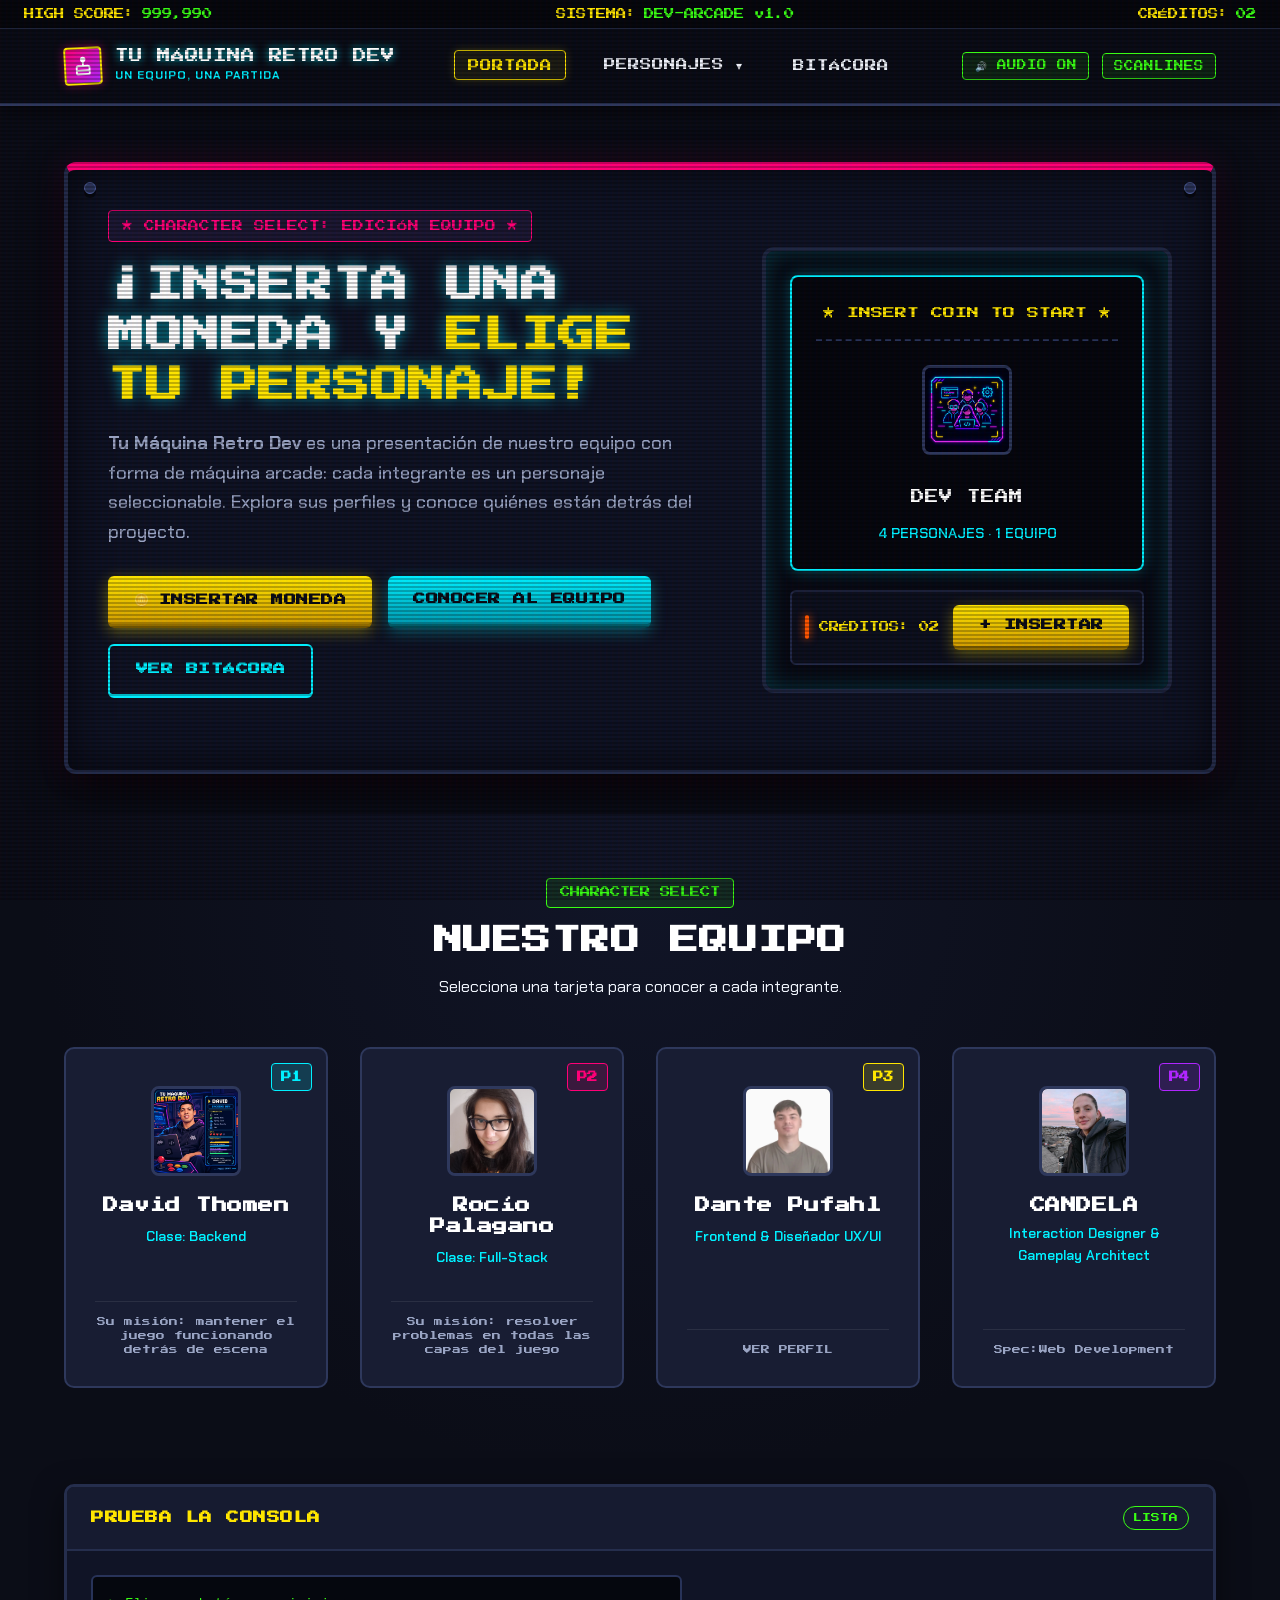
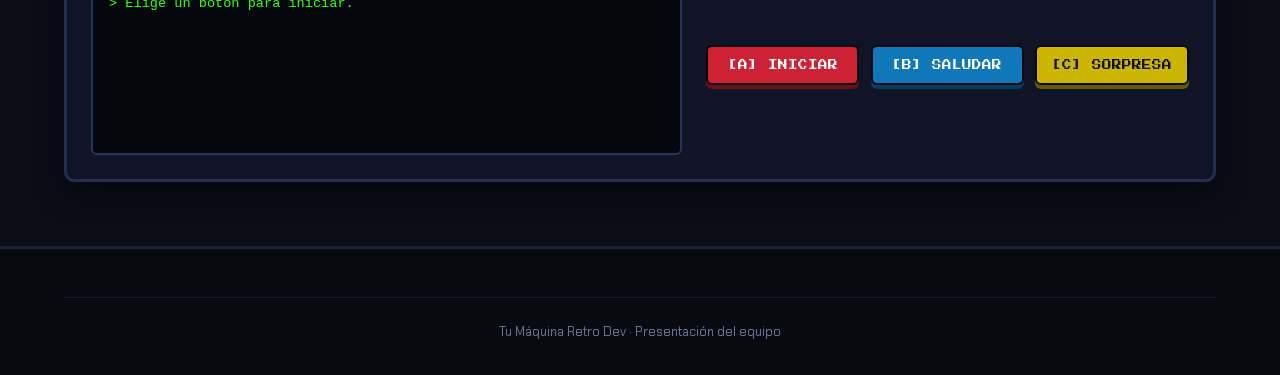
<file: index.html>
<!doctype html>
<html lang="es">

<head>
  <meta charset="UTF-8" />
  <meta name="viewport" content="width=device-width, initial-scale=1.0" />
  <meta name="description" content="Conoce al equipo detrás de Tu Máquina Retro Dev." />
  <title>Tu Máquina Retro Dev — Conoce al equipo</title>
  <link rel="stylesheet" href="css/styles.css" />
  <link rel="stylesheet" href="css/home.css" />
  <link rel="stylesheet" href="css/responsive.css" />
</head>

<body class="scanlines-active">
  <header class="arcade-header">
    <div class="header-top-hud">
      <div class="hud-item"><span>HIGH SCORE:</span><span class="hud-value">999,990</span></div>
      <div class="hud-item"><span>SISTEMA:</span><span class="hud-value">DEV-ARCADE v1.0</span></div>
      <div class="hud-item"><span>CRÉDITOS:</span><span class="hud-value credit-count-val">02</span></div>
    </div>
    <div class="header-main-nav container">
      <a class="brand-logo" href="index.html" aria-label="Tu Máquina Retro Dev, portada">
        <span class="brand-icon" aria-hidden="true">
          <svg viewBox="0 0 24 24">
            <path
              d="M12 2a3 3 0 0 0-3 3c0 1.3.84 2.4 2 2.82V11H7a3 3 0 0 0-3 3v6a2 2 0 0 0 2 2h12a2 2 0 0 0 2-2v-6a3 3 0 0 0-3-3h-4V7.82c1.16-.42 2-1.52 2-2.82a3 3 0 0 0-3-3zm-5 11h10a1 1 0 0 1 1 1v2H6v-2a1 1 0 0 1 1-1zm-1 5h12v2H6v-2z" />
          </svg>
        </span>
        <span class="brand-text">
          <span class="brand-title">TU MÁQUINA RETRO DEV</span>
          <span class="brand-subtitle">Un equipo, una partida</span>
        </span>
      </a>
      <nav aria-label="Navegación principal">
        <button class="mobile-menu-btn" id="btn-mobile-menu" type="button" aria-label="Abrir menú de navegación"
          aria-expanded="false">☰</button>
        <ul class="nav-menu" id="nav-menu-list">
          <li><a href="index.html" class="nav-link active">PORTADA</a></li>
          <li class="nav-dropdown"><button class="nav-link dropdown-toggle" type="button" aria-expanded="false"
              aria-controls="character-menu">PERSONAJES <span aria-hidden="true">▾</span></button>
            <ul class="dropdown-menu" id="character-menu">
              <li><a href="perfil-integrante-1.html" class="nav-link">David</a></li>
              <li><a href="perfil-integrante-2.html" class="nav-link">Rocío</a></li>
              <li><a href="perfil-integrante-3.html" class="nav-link">Dante</a></li>
              <li><a href="perfil-integrante-4.html" class="nav-link">Candela</a></li>
            </ul>
          </li>
          <li><a href="bitacora.html" class="nav-link">BITÁCORA</a></li>
        </ul>
      </nav>
      <div class="header-actions">
        <button class="arcade-tool-btn" id="toggle-sound-btn" type="button" title="Activar o desactivar sonido retro">🔊
          AUDIO ON</button>
        <button class="arcade-tool-btn active" id="toggle-scanlines-btn" type="button"
          title="Activar o desactivar líneas CRT">SCANLINES</button>
      </div>
    </div>
  </header>

  <main>
    <section class="hero-arcade" id="inicio">
      <div class="container">
        <div class="arcade-cabinet-frame">
          <div class="hero-grid">
            <div class="hero-text-content">
              <p class="hero-badge-arcade">★ CHARACTER SELECT: EDICIÓN EQUIPO ★</p>
              <h1 class="hero-title">¡INSERTA UNA MONEDA Y <span>ELIGE TU PERSONAJE!</span></h1>
              <p class="hero-description"><strong>Tu Máquina Retro Dev</strong> es una presentación de nuestro equipo
                con forma de máquina arcade: cada integrante es un personaje seleccionable. Explora sus perfiles y
                conoce quiénes están detrás del proyecto.</p>
              <div class="hero-actions">
                <button class="btn-arcade btn-coin btn-insert-coin" type="button"><span aria-hidden="true">🪙</span>
                  INSERTAR MONEDA</button>
                <a href="#jugadores" class="btn-arcade btn-cyan">CONOCER AL EQUIPO</a>
                <a href="bitacora.html" class="btn-arcade btn-outline">VER BITÁCORA</a>
              </div>
            </div>
            <div class="arcade-screen-mockup" aria-label="Pantalla de selección de personajes">
              <div class="screen-crt-inner">
                <div class="screen-marquee"><span class="marquee-text">★ INSERT COIN TO START ★</span></div>
                <div class="screen-player-preview">
                  <!-- <div class="pixel-avatar-frame" aria-hidden="true">👾</div> -->
                  <div class="profile-avatar-large home-team-avatar">

                    <img src="img/PortadaDevTeam.webp" alt="Foto portada" class="home-team-avatar-image">

                  </div>
                  <div class="preview-name">DEV TEAM</div>
                  <div class="preview-role">4 PERSONAJES · 1 EQUIPO</div>
                </div>
              </div>
              <div class="coin-door">
                <div class="coin-slot">
                  <div class="coin-slit" aria-hidden="true"></div><span class="coin-status-text">CRÉDITOS: <span
                      class="credit-count-val">02</span></span>
                </div><button class="btn-arcade btn-coin btn-insert-coin" type="button">+ INSERTAR</button>
              </div>
            </div>
          </div>
        </div>
      </div>
    </section>

    <section class="section-roster" id="jugadores">
      <div class="container">
        <header class="section-header">
          <span class="section-badge">CHARACTER SELECT</span>
          <h2 class="section-title">NUESTRO EQUIPO</h2>
          <p>Selecciona una tarjeta para conocer a cada integrante.</p>
        </header>
        <div class="roster-grid">
          <a href="perfil-integrante-1.html" class="player-card"><span class="player-tag tag-p1">P1</span>
            <div class="player-avatar-box" aria-hidden="true">
              <img src="img/david retro.webp" alt="Imagen de personaje David Thomen">
            </div>
            <div class="player-info-block">
              <h3 class="player-name">David Thomen</h3>
              <p class="player-role-badge">Clase: Backend</p>
            </div>
            <p class="player-select-label">Su misión: mantener el juego funcionando detrás de escena</p>
          </a>
          <a href="perfil-integrante-2.html" class="player-card"><span class="player-tag tag-p2">P2</span>
            <div class="player-avatar-box" aria-hidden="true">
                <img src="img/Rocio.jpg" alt="Imagen de personaje Rocío Palagano" style="width:100%; height:100%;">
            </div>
            <div class="player-info-block">
              <h3 class="player-name">Rocío Palagano </h3>
              <p class="player-role-badge">Clase: Full-Stack</p>
            </div>
            <p class="player-select-label">Su misión: resolver problemas en todas las capas del juego</p>
          </a>
          <a href="perfil-integrante-3.html" class="player-card"><span class="player-tag tag-p3">P3</span>
            <div class="player-avatar-box" aria-hidden="true"><img src="img/Dante.webp" alt="" /></div>
            <div class="player-info-block">
              <h3 class="player-name">Dante Pufahl</h3>
              <p class="player-role-badge">Frontend &amp; Diseñador UX/UI</p>
            </div>
            <p class="player-select-label">VER PERFIL</p>
          </a>
          <a href="perfil-integrante-4.html" class="player-card"><span class="player-tag tag-p4">P4</span>
            <!-- <div class="player-avatar-box" aria-hidden="true"><svg class="player-avatar-icon" viewBox="0 0 24 24"
                fill="none" stroke="var(--neon-purple)" stroke-width="2">
                <circle cx="12" cy="8" r="5"></circle>
                <path d="M20 21a8 8 0 1 0-16 0"></path>
              </svg></div> -->

            <div class="profile-avatar-large home-team-avatar">

              <img src="img/Candela.jpeg" alt="Foto de Candela" class="home-team-avatar-image">

            </div>
            <div class="player-info-block">
              <h3 class="player-name">CANDELA</h3>
              <p class="player-role-badge">Interaction Designer & Gameplay Architect</p>
            </div>
            <p class="player-select-label">Spec:Web Development </p>
          </a>
        </div>
      </div>
    </section>

    <section class="section-interactive-arcade" id="interaccion">
      <div class="container">
        <div class="arcade-test-station">
          <div class="station-header">
            <h2 class="station-title">PRUEBA LA CONSOLA</h2><span class="station-status-pill">LISTA</span>
          </div>
          <div class="station-body">
            <div class="arcade-console-screen" aria-live="polite">
              <div class="console-output-log" id="arcade-console-log">
                <div class="console-line">> Elige un botón para iniciar.</div>
              </div>
            </div>
            <div class="station-controls">
              <div class="button-grid-arcade"><button class="btn-joystick-action btn-action-a" id="btn-action-a"
                  type="button">[A] INICIAR</button><button class="btn-joystick-action btn-action-b" id="btn-action-b"
                  type="button">[B] SALUDAR</button><button class="btn-joystick-action btn-action-c" id="btn-action-c"
                  type="button">[C] SORPRESA</button></div>
            </div>
          </div>
        </div>
      </div>
    </section>
  </main>

  <footer class="arcade-footer">
    <div class="container">
      <div class="footer-bottom">
        <p>Tu Máquina Retro Dev · Presentación del equipo</p>
      </div>
    </div>
  </footer>
  <script src="js/common.js"></script>
  <script src="js/index.js"></script>
</body>

</html>
</file>
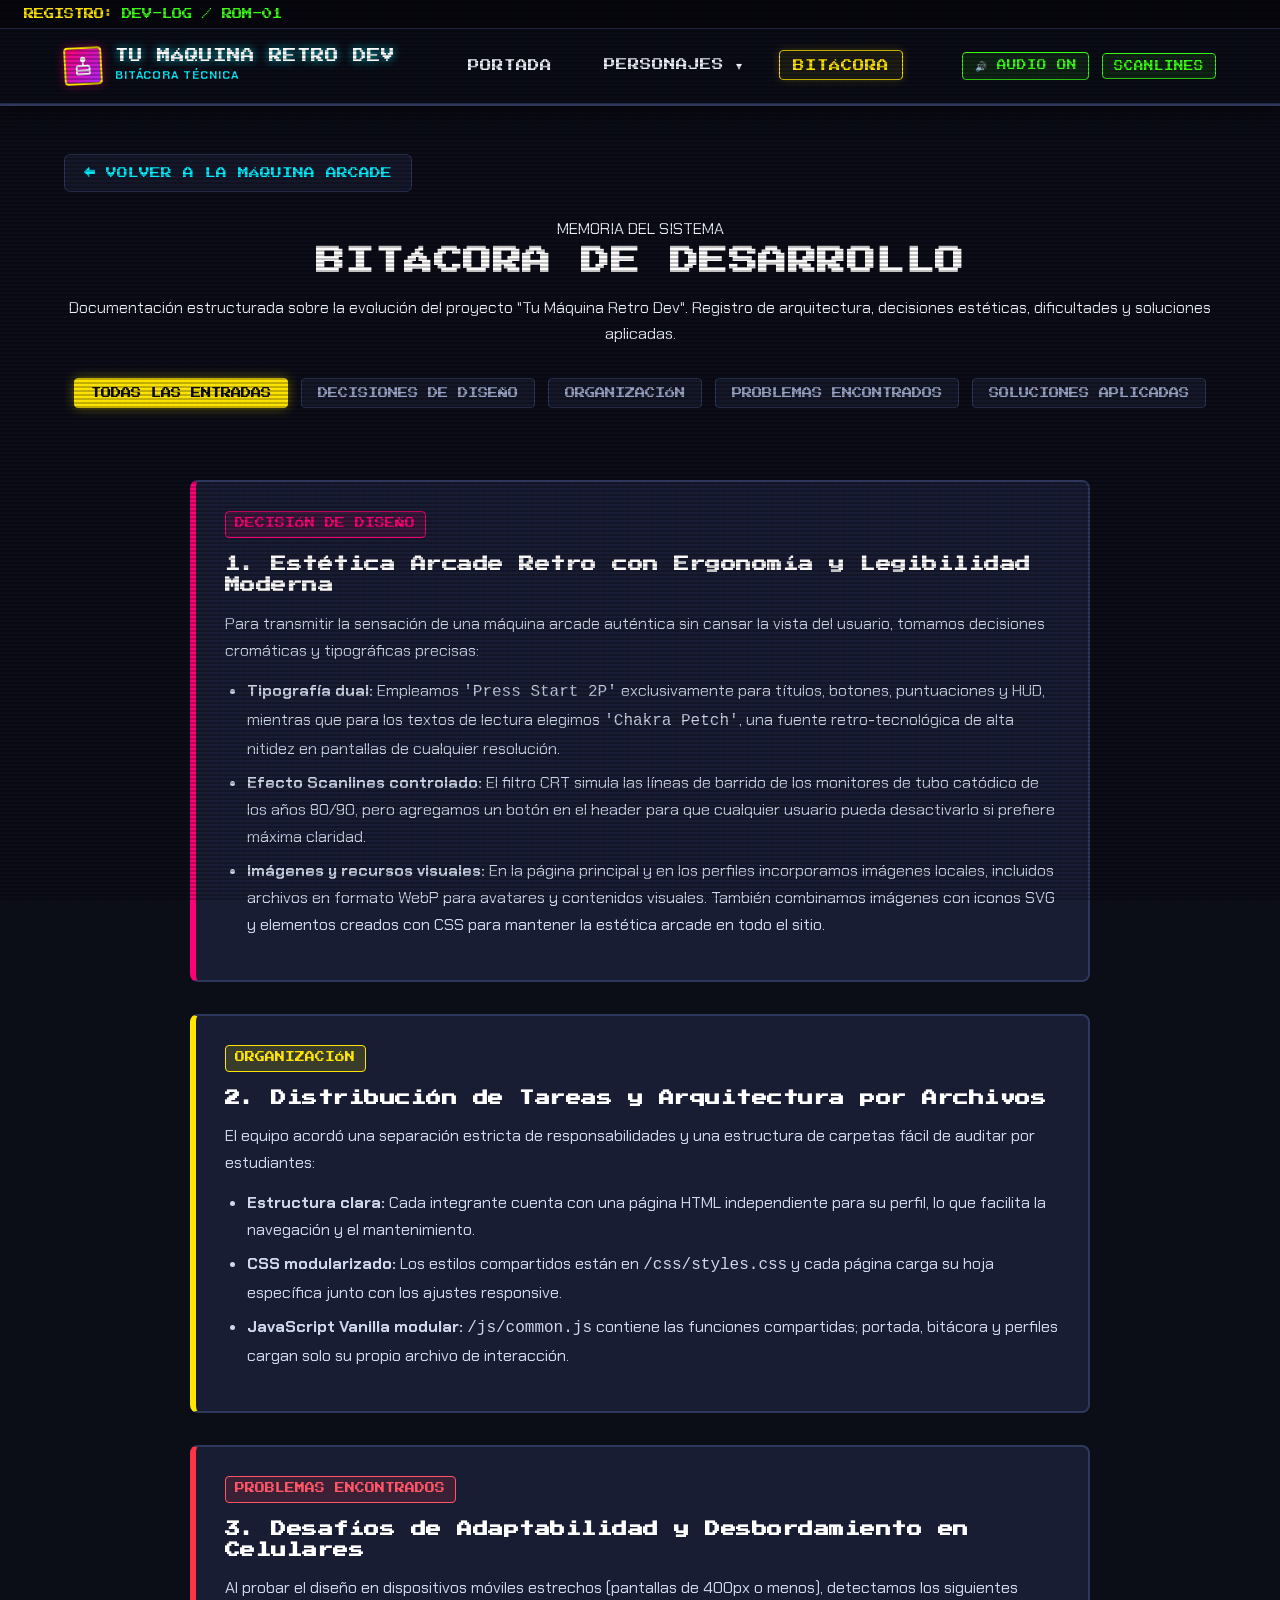
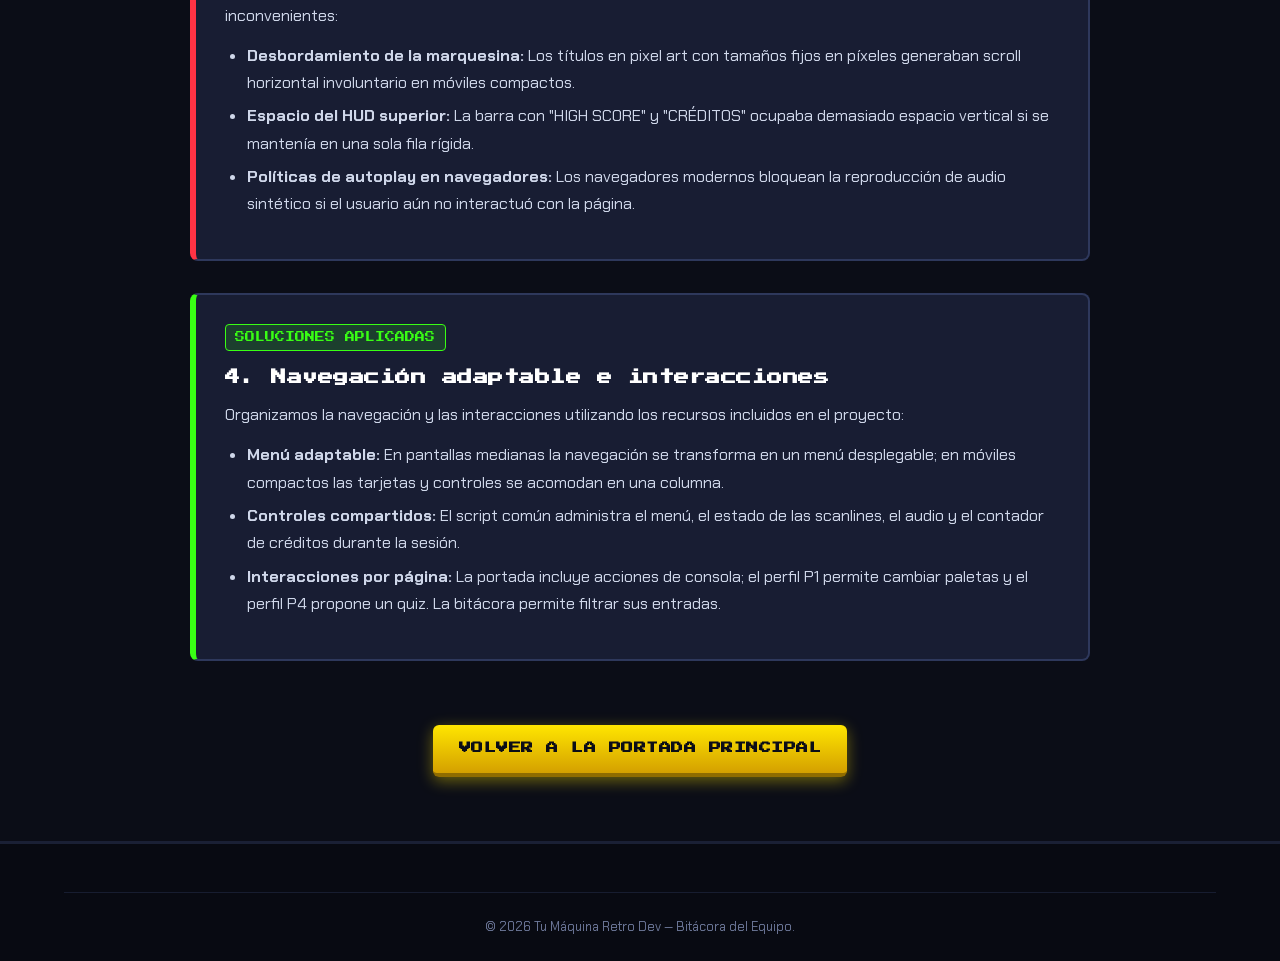
<file: bitacora.html>
<!doctype html>
<html lang="es">

<head>
  <meta charset="UTF-8" />
  <meta name="viewport" content="width=device-width, initial-scale=1.0" />
  <title>Bitácora de Desarrollo — Tu Máquina Retro Dev</title>
  <meta name="description"
    content="Registro y bitácora técnica del proyecto Tu Máquina Retro Dev: Decisiones de diseño, organización, problemas y soluciones." />
  <link rel="stylesheet" href="css/styles.css" />
  <link rel="stylesheet" href="css/bitacora.css" />
  <link rel="stylesheet" href="css/responsive.css" />
</head>

<body class="scanlines-active">
  <!-- HEADER HUD ARCADE -->
  <header class="arcade-header">
    <div class="header-top-hud">
      <div class="hud-item"><span>REGISTRO:</span> <span class="hud-value">DEV-LOG / ROM-01</span></div>
    </div>

    <div class="header-main-nav container">
      <a href="index.html" class="brand-logo" aria-label="Volver a la portada">
        <div class="brand-icon">
          <svg viewBox="0 0 24 24" aria-hidden="true">
            <path
              d="M12 2a3 3 0 0 0-3 3c0 1.3.84 2.4 2 2.82V11H7a3 3 0 0 0-3 3v6a2 2 0 0 0 2 2h12a2 2 0 0 0 2-2v-6a3 3 0 0 0-3-3h-4V7.82c1.16-.42 2-1.52 2-2.82a3 3 0 0 0-3-3zm-5 11h10a1 1 0 0 1 1 1v2H6v-2a1 1 0 0 1 1-1zm-1 5h12v2H6v-2z" />
          </svg>
        </div>
        <div class="brand-text">
          <span class="brand-title">TU MÁQUINA RETRO DEV</span>
          <span class="brand-subtitle">Bitácora Técnica</span>
        </div>
      </a>

      <nav aria-label="Navegación principal">
        <button class="mobile-menu-btn" id="btn-mobile-menu" type="button" aria-label="Abrir menú de navegación"
          aria-expanded="false">☰</button>
        <ul class="nav-menu" id="nav-menu-list">
          <li><a href="index.html" class="nav-link">PORTADA</a></li>
          <li class="nav-dropdown"><button class="nav-link dropdown-toggle" type="button" aria-expanded="false"
              aria-controls="character-menu">PERSONAJES <span aria-hidden="true">▾</span></button>
            <ul class="dropdown-menu" id="character-menu">
              <li><a href="perfil-integrante-1.html" class="nav-link">David</a></li>
              <li><a href="perfil-integrante-2.html" class="nav-link">Rocío</a></li>
              <li><a href="perfil-integrante-3.html" class="nav-link">Dante</a></li>
              <li><a href="perfil-integrante-4.html" class="nav-link">Candela</a></li>
            </ul>
          </li>
          <li><a href="bitacora.html" class="nav-link active">BITÁCORA</a></li>
        </ul>
      </nav>

      <div class="header-actions">
        <button class="arcade-tool-btn" id="toggle-sound-btn">🔊 AUDIO ON</button>
        <button class="arcade-tool-btn active" id="toggle-scanlines-btn">SCANLINES</button>
      </div>
    </div>
  </header>

  <main class="container">
    <div class="bitacora-header">
      <div class="back-navigation back-navigation-left">
        <a href="index.html" class="btn-back">
          ← VOLVER A LA MÁQUINA ARCADE
        </a>
      </div>

      <span class="section-badge">MEMORIA DEL SISTEMA</span>
      <h1 class="section-title">BITÁCORA DE DESARROLLO</h1>
      <p class="section-subtitle">
        Documentación estructurada sobre la evolución del proyecto "Tu Máquina Retro Dev". Registro de arquitectura,
        decisiones estéticas, dificultades y soluciones aplicadas.
      </p>

      <!-- FILTROS POR CATEGORÍA CON JS VANILLA -->
      <div class="bitacora-filters">
        <button class="filter-btn active" data-filter="todos" type="button">TODAS LAS ENTRADAS</button>
        <button class="filter-btn" data-filter="diseno" type="button">DECISIONES DE DISEÑO</button>
        <button class="filter-btn" data-filter="organizacion" type="button">ORGANIZACIÓN</button>
        <button class="filter-btn" data-filter="problemas" type="button">PROBLEMAS ENCONTRADOS</button>
        <button class="filter-btn" data-filter="soluciones" type="button">SOLUCIONES APLICADAS</button>
      </div>
    </div>

    <!-- TIMELINE DE REGISTROS -->
    <section class="bitacora-timeline" aria-label="Entradas de la bitácora">

      <!-- REGISTRO 1: DECISIONES DE DISEÑO -->
      <article class="log-entry category-diseno" id="diseno">
        <div class="log-header">
          <span class="log-tag tag-diseno">Decisión de Diseño</span>
        </div>
        <h2 class="log-title">1. Estética Arcade Retro con Ergonomía y Legibilidad Moderna</h2>
        <div class="log-content">
          <p>
            Para transmitir la sensación de una máquina arcade auténtica sin cansar la vista del usuario, tomamos
            decisiones cromáticas y tipográficas precisas:
          </p>
          <ul>
            <li><strong>Tipografía dual:</strong> Empleamos <code>'Press Start 2P'</code> exclusivamente para títulos,
              botones, puntuaciones y HUD, mientras que para los textos de lectura elegimos <code>'Chakra Petch'</code>,
              una fuente retro-tecnológica de alta nitidez en pantallas de cualquier resolución.</li>
            <li><strong>Efecto Scanlines controlado:</strong> El filtro CRT simula las líneas de barrido de los
              monitores de tubo catódico de los años 80/90, pero agregamos un botón en el header para que cualquier
              usuario pueda desactivarlo si prefiere máxima claridad.</li>
            <li><strong>Imágenes y recursos visuales:</strong> En la página principal y en los perfiles incorporamos
              imágenes locales, incluidos archivos en formato WebP para avatares y contenidos visuales. También
              combinamos imágenes con iconos SVG y elementos creados con CSS para mantener la estética arcade en todo el
              sitio.</li>
          </ul>
        </div>
      </article>

      <!-- REGISTRO 2: ORGANIZACIÓN DEL TRABAJO -->
      <article class="log-entry category-organizacion" id="organizacion">
        <div class="log-header">
          <span class="log-tag tag-organizacion">Organización</span>
        </div>
        <h2 class="log-title">2. Distribución de Tareas y Arquitectura por Archivos</h2>
        <div class="log-content">
          <p>
            El equipo acordó una separación estricta de responsabilidades y una estructura de carpetas fácil de auditar
            por estudiantes:
          </p>
          <ul>
            <li><strong>Estructura clara:</strong> Cada integrante cuenta con una página HTML independiente para su
              perfil, lo que facilita la navegación y el mantenimiento.</li>
            <li><strong>CSS modularizado:</strong> Los estilos compartidos están en <code>/css/styles.css</code> y cada
              página carga su hoja específica junto con los ajustes responsive.</li>
            <li><strong>JavaScript Vanilla modular:</strong> <code>/js/common.js</code> contiene las funciones
              compartidas; portada, bitácora y perfiles cargan solo su propio archivo de interacción.</li>
          </ul>
        </div>
      </article>

      <!-- REGISTRO 3: PROBLEMAS ENCONTRADOS -->
      <article class="log-entry category-problemas" id="problemas">
        <div class="log-header">
          <span class="log-tag tag-problemas">Problemas Encontrados</span>
        </div>
        <h2 class="log-title">3. Desafíos de Adaptabilidad y Desbordamiento en Celulares</h2>
        <div class="log-content">
          <p>
            Al probar el diseño en dispositivos móviles estrechos (pantallas de 400px o menos), detectamos los
            siguientes inconvenientes:
          </p>
          <ul>
            <li><strong>Desbordamiento de la marquesina:</strong> Los títulos en pixel art con tamaños fijos en píxeles
              generaban scroll horizontal involuntario en móviles compactos.</li>
            <li><strong>Espacio del HUD superior:</strong> La barra con "HIGH SCORE" y "CRÉDITOS" ocupaba demasiado
              espacio vertical si se mantenía en una sola fila rígida.</li>
            <li><strong>Políticas de autoplay en navegadores:</strong> Los navegadores modernos bloquean la reproducción
              de audio sintético si el usuario aún no interactuó con la página.</li>
          </ul>
        </div>
      </article>

      <!-- REGISTRO 4: SOLUCIONES APLICADAS -->
      <article class="log-entry category-soluciones" id="soluciones">
        <div class="log-header">
          <span class="log-tag tag-soluciones">Soluciones Aplicadas</span>
        </div>
        <h2 class="log-title">4. Navegación adaptable e interacciones</h2>
        <div class="log-content">
          <p>Organizamos la navegación y las interacciones utilizando los recursos incluidos en el proyecto:</p>
          <ul>
            <li><strong>Menú adaptable:</strong> En pantallas medianas la navegación se transforma en un menú
              desplegable; en móviles compactos las tarjetas y controles se acomodan en una columna.</li>
            <li><strong>Controles compartidos:</strong> El script común administra el menú, el estado de las scanlines,
              el audio y el contador de créditos durante la sesión.</li>
            <li><strong>Interacciones por página:</strong> La portada incluye acciones de consola; el perfil P1 permite
              cambiar paletas y el perfil P4 propone un quiz. La bitácora permite filtrar sus entradas.</li>
          </ul>
        </div>
      </article>

    </section>

    <!-- BOTONES DE RETORNO -->
    <div class="bitacora-return">
      <a href="index.html" class="btn-arcade btn-coin">
        VOLVER A LA PORTADA PRINCIPAL
      </a>
    </div>
  </main>

  <footer class="arcade-footer">
    <div class="container">
      <div class="footer-bottom">
        <p>© 2026 Tu Máquina Retro Dev — Bitácora del Equipo.</p>
      </div>
    </div>
  </footer>

  <script src="js/common.js"></script>
  <script src="js/bitacora.js"></script>
</body>

</html>
</file>
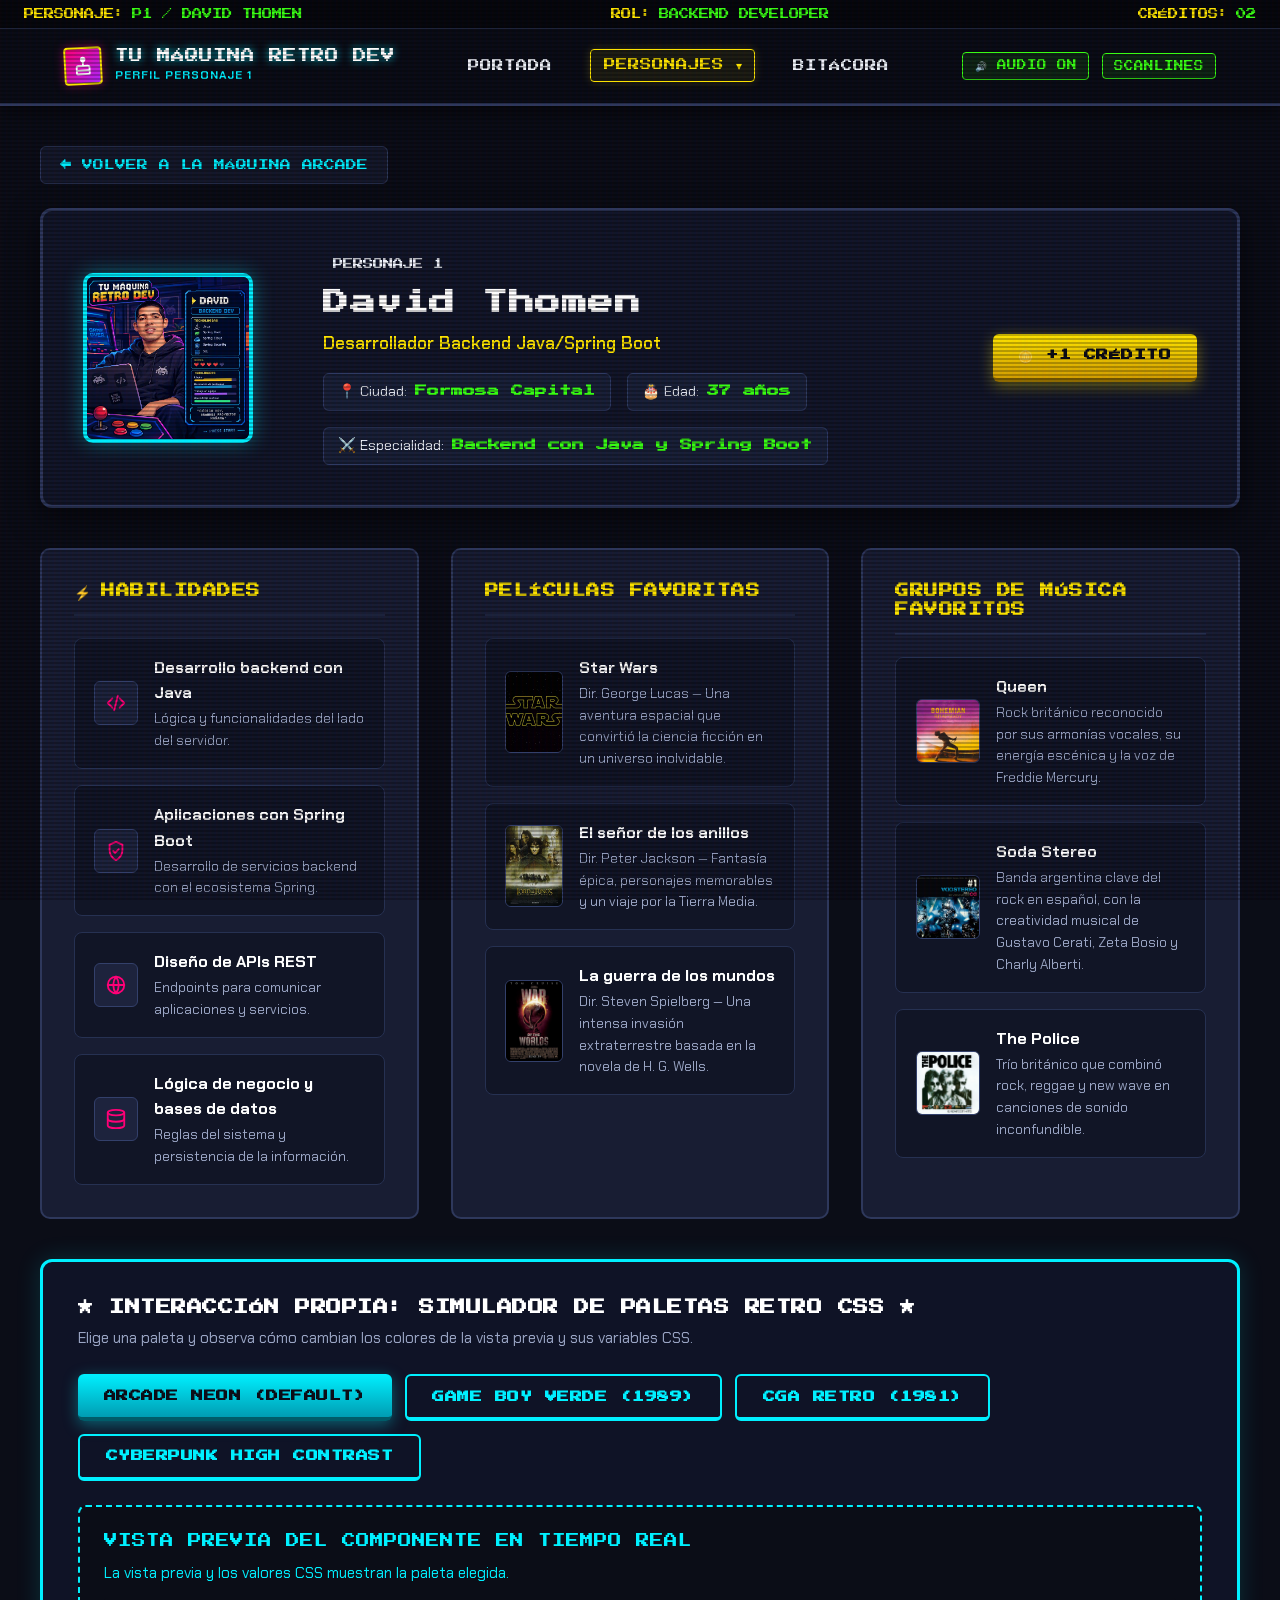
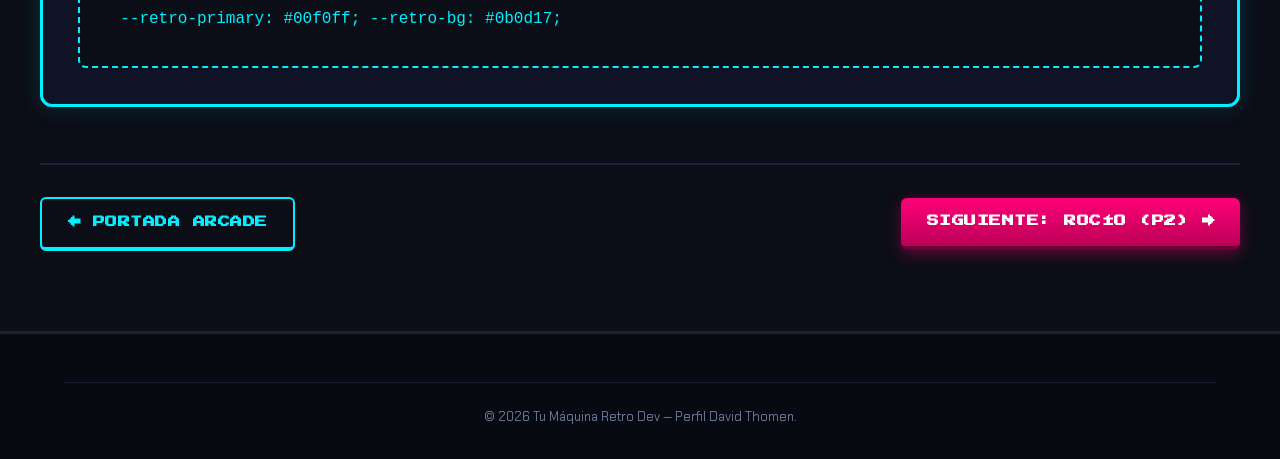
<file: perfil-integrante-1.html>
<!doctype html>
<html lang="es">

<head>
  <meta charset="UTF-8" />
  <meta name="viewport" content="width=device-width, initial-scale=1.0" />
  <title>David Thomen (P1) — Tu Máquina Retro Dev</title>
  <meta name="description"
    content="Perfil de David Thomen: Desarrollador Backend Java/Spring Boot en Tu Máquina Retro Dev." />
  <link rel="stylesheet" href="css/styles.css" />
  <link rel="stylesheet" href="css/profile.css" />
  <link rel="stylesheet" href="css/responsive.css" />
</head>

<body class="scanlines-active">
  <!-- HEADER HUD ARCADE -->
  <header class="arcade-header">
    <div class="header-top-hud">
      <div class="hud-item"><span>PERSONAJE:</span> <span class="hud-value">P1 / DAVID THOMEN</span></div>
      <div class="hud-item"><span>ROL:</span> <span class="hud-value">BACKEND DEVELOPER</span></div>
      <div class="hud-item"><span>CRÉDITOS:</span> <span class="hud-value credit-count-val">02</span></div>
    </div>

    <div class="header-main-nav container">
      <a href="index.html" class="brand-logo" aria-label="Volver a la portada">
        <div class="brand-icon">
          <svg viewBox="0 0 24 24" aria-hidden="true">
            <path
              d="M12 2a3 3 0 0 0-3 3c0 1.3.84 2.4 2 2.82V11H7a3 3 0 0 0-3 3v6a2 2 0 0 0 2 2h12a2 2 0 0 0 2-2v-6a3 3 0 0 0-3-3h-4V7.82c1.16-.42 2-1.52 2-2.82a3 3 0 0 0-3-3zm-5 11h10a1 1 0 0 1 1 1v2H6v-2a1 1 0 0 1 1-1zm-1 5h12v2H6v-2z" />
          </svg>
        </div>
        <div class="brand-text">
          <span class="brand-title">TU MÁQUINA RETRO DEV</span>
          <span class="brand-subtitle">Perfil Personaje 1</span>
        </div>
      </a>

      <nav aria-label="Navegación principal">
        <button class="mobile-menu-btn" id="btn-mobile-menu" type="button" aria-label="Abrir menú de navegación"
          aria-expanded="false">☰</button>
        <ul class="nav-menu" id="nav-menu-list">
          <li><a href="index.html" class="nav-link">PORTADA</a></li>
          <li class="nav-dropdown"><button class="nav-link dropdown-toggle active" type="button" aria-expanded="false"
              aria-controls="character-menu">PERSONAJES <span aria-hidden="true">▾</span></button>
            <ul class="dropdown-menu" id="character-menu">
              <li><a href="perfil-integrante-1.html" class="nav-link active">David</a></li>
              <li><a href="perfil-integrante-2.html" class="nav-link">Rocío</a></li>
              <li><a href="perfil-integrante-3.html" class="nav-link">Dante</a></li>
              <li><a href="perfil-integrante-4.html" class="nav-link">Candela</a></li>
            </ul>
          </li>
          <li><a href="bitacora.html" class="nav-link">BITÁCORA</a></li>
        </ul>
      </nav>

      <div class="header-actions">
        <button class="arcade-tool-btn" id="toggle-sound-btn">🔊 AUDIO ON</button>
        <button class="arcade-tool-btn active" id="toggle-scanlines-btn">SCANLINES</button>
      </div>
    </div>
  </header>

  <main class="container profile-page-header">
    <!-- BOTÓN VOLVER A LA PORTADA -->
    <div class="back-navigation">
      <a href="index.html" class="btn-back">
        ← VOLVER A LA MÁQUINA ARCADE
      </a>
    </div>

    <!-- TARJETA PRINCIPAL DEL PERSONAJE 1 -->
    <section class="profile-hero-card" aria-label="Información principal de David Thomen">
      <div class="profile-avatar-large">
        <img src="img/david retro.webp" alt="Personaje de David Thomen" />
      </div>

      <div class="profile-bio-info">
        <div class="tag-p1 p1-role-label">
          PERSONAJE 1
        </div>
        <h1>David Thomen</h1>
        <div class="profile-role-title">Desarrollador Backend Java/Spring Boot</div>
        <div class="profile-stats-pill-row">
          <div class="profile-badge">
            <span>📍 Ciudad:</span>
            <strong>Formosa Capital</strong>
          </div>
          <div class="profile-badge">
            <span>🎂 Edad:</span>
            <strong>37 años</strong>
          </div>
          <div class="profile-badge">
            <span>⚔️ Especialidad:</span>
            <strong>Backend con Java y Spring Boot</strong>
          </div>
        </div>
      </div>

      <div>
        <button class="btn-arcade btn-coin btn-insert-coin" type="button">
          🪙 +1 CRÉDITO
        </button>
      </div>
    </section>

    <!-- SECCIONES EN COLUMNAS: HABILIDADES + FAVORITOS -->
    <div class="profile-sections-grid">
      <!-- 4 HABILIDADES PRINCIPALES -->
      <section class="profile-panel" aria-labelledby="skills-heading">
        <h2 class="panel-heading" id="skills-heading">
          <span aria-hidden="true">⚡</span> HABILIDADES
        </h2>

        <div class="media-items-grid skills-cards">
          <article class="media-card">
            <div class="media-icon" aria-hidden="true">
              <svg viewBox="0 0 24 24" fill="none" stroke="currentColor" stroke-width="2" stroke-linecap="round"
                stroke-linejoin="round">
                <polyline points="8 17 3 12 8 7"></polyline>
                <polyline points="16 7 21 12 16 17"></polyline>
                <line x1="14" y1="4" x2="10" y2="20"></line>
              </svg>
            </div>
            <div class="media-details">
              <div class="media-title">Desarrollo backend con Java</div>
              <div class="media-subtitle">Lógica y funcionalidades del lado del servidor.</div>
            </div>
          </article>
          <article class="media-card">
            <div class="media-icon" aria-hidden="true">
              <svg viewBox="0 0 24 24" fill="none" stroke="currentColor" stroke-width="2" stroke-linecap="round"
                stroke-linejoin="round">
                <path d="M12 22c4-2 7-6 7-11V5l-7-3-7 3v6c0 5 3 9 7 11z"></path>
                <path d="m9 12 2 2 4-4"></path>
              </svg>
            </div>
            <div class="media-details">
              <div class="media-title">Aplicaciones con Spring Boot</div>
              <div class="media-subtitle">Desarrollo de servicios backend con el ecosistema Spring.</div>
            </div>
          </article>
          <article class="media-card">
            <div class="media-icon" aria-hidden="true">
              <svg viewBox="0 0 24 24" fill="none" stroke="currentColor" stroke-width="2" stroke-linecap="round"
                stroke-linejoin="round">
                <circle cx="12" cy="12" r="9"></circle>
                <path d="M3 12h18M12 3a15 15 0 0 1 0 18M12 3a15 15 0 0 0 0 18"></path>
              </svg>
            </div>
            <div class="media-details">
              <div class="media-title">Diseño de APIs REST</div>
              <div class="media-subtitle">Endpoints para comunicar aplicaciones y servicios.</div>
            </div>
          </article>
          <article class="media-card">
            <div class="media-icon" aria-hidden="true">
              <svg viewBox="0 0 24 24" fill="none" stroke="currentColor" stroke-width="2" stroke-linecap="round"
                stroke-linejoin="round">
                <ellipse cx="12" cy="5" rx="9" ry="3"></ellipse>
                <path d="M3 5v14c0 1.7 4 3 9 3s9-1.3 9-3V5"></path>
                <path d="M3 12c0 1.7 4 3 9 3s9-1.3 9-3"></path>
              </svg>
            </div>
            <div class="media-details">
              <div class="media-title">Lógica de negocio y bases de datos</div>
              <div class="media-subtitle">Reglas del sistema y persistencia de la información.</div>
            </div>
          </article>
        </div>
      </section>

      <!-- FAVORITOS: 3 PELÍCULAS Y 3 DISCOS -->
      <section class="profile-panel" aria-labelledby="favorites-heading">
        <h2 class="panel-heading" id="favorites-heading-1">PELÍCULAS FAVORITAS</h2>

        <div class="media-items-grid p1-favorites-spacing">
          <article class="media-card"><img class="media-image media-image-poster" src="img/perfil1/star%20wars.webp"
              alt="Póster de Star Wars" />
            <div class="media-details">
              <div class="media-title">Star Wars</div>
              <div class="media-subtitle">Dir. George Lucas — Una aventura espacial que convirtió la ciencia ficción en
                un universo inolvidable.</div>
            </div>
          </article>
          <article class="media-card"><img class="media-image media-image-poster"
              src="img/perfil1/lord%20of%20the%20rings.webp" alt="Póster de El señor de los anillos" />
            <div class="media-details">
              <div class="media-title">El señor de los anillos</div>
              <div class="media-subtitle">Dir. Peter Jackson — Fantasía épica, personajes memorables y un viaje por la
                Tierra Media.</div>
            </div>
          </article>
          <article class="media-card"><img class="media-image media-image-poster"
              src="img/perfil1/guerra%20de%20los%20mundos.webp" alt="Póster de La guerra de los mundos" />
            <div class="media-details">
              <div class="media-title">La guerra de los mundos</div>
              <div class="media-subtitle">Dir. Steven Spielberg — Una intensa invasión extraterrestre basada en la
                novela de H. G. Wells.</div>
            </div>
          </article>
        </div>
      </section>
      <section class="profile-panel" aria-labelledby="discos-heading-1">
        <h2 class="panel-heading" id="discos-heading-1">GRUPOS DE MÚSICA FAVORITOS</h2>
        <div class="media-items-grid">
          <article class="media-card"><img class="media-image media-image-band" src="img/perfil1/queen.webp"
              alt="Imagen del grupo Queen" />
            <div class="media-details">
              <div class="media-title">Queen</div>
              <div class="media-subtitle">Rock británico reconocido por sus armonías vocales, su energía escénica y la
                voz de Freddie Mercury.</div>
            </div>
          </article>
          <article class="media-card"><img class="media-image media-image-band" src="img/perfil1/soda%20stereo.webp"
              alt="Imagen del grupo Soda Stereo" />
            <div class="media-details">
              <div class="media-title">Soda Stereo</div>
              <div class="media-subtitle">Banda argentina clave del rock en español, con la creatividad musical de
                Gustavo Cerati, Zeta Bosio y Charly Alberti.</div>
            </div>
          </article>
          <article class="media-card"><img class="media-image media-image-band" src="img/perfil1/the%20police.webp"
              alt="Imagen del grupo The Police" />
            <div class="media-details">
              <div class="media-title">The Police</div>
              <div class="media-subtitle">Trío británico que combinó rock, reggae y new wave en canciones de sonido
                inconfundible.</div>
            </div>
          </article>
        </div>
      </section>
    </div>

    <!-- INTERACCIÓN DINÁMICA PROPIA: SIMULADOR DE PALETAS RETRO -->
    <section class="profile-interactive-panel" aria-labelledby="interactive-heading">
      <h2 class="interactive-title" id="interactive-heading">
        ★ INTERACCIÓN PROPIA: SIMULADOR DE PALETAS RETRO CSS ★
      </h2>
      <p class="interactive-desc">
        Elige una paleta y observa cómo cambian los colores de la vista previa y sus variables CSS.
      </p>

      <div class="p1-palette-controls">
        <button class="btn-arcade btn-cyan btn-palette-option active" data-palette="arcade" type="button">
          ARCADE NEON (DEFAULT)
        </button>
        <button class="btn-arcade btn-outline btn-palette-option" data-palette="gameboy" type="button">
          GAME BOY VERDE (1989)
        </button>
        <button class="btn-arcade btn-outline btn-palette-option" data-palette="cga" type="button">
          CGA RETRO (1981)
        </button>
        <button class="btn-arcade btn-outline btn-palette-option" data-palette="cyberpunk" type="button">
          CYBERPUNK HIGH CONTRAST
        </button>
      </div>

      <div id="p1-palette-preview" class="p1-palette-preview">
        <div class="p1-palette-preview-title">
          VISTA PREVIA DEL COMPONENTE EN TIEMPO REAL
        </div>
        <p class="p1-palette-preview-description">
          La vista previa y los valores CSS muestran la paleta elegida.
        </p>
        <code id="palette-css-var" class="p1-palette-values">
            --retro-primary: #00f0ff; --retro-bg: #0b0d17;
          </code>
      </div>
    </section>

    <!-- NAVEGADOR ENTRE PERSONAJES -->
    <nav class="profile-switcher" aria-label="Navegación entre perfiles">
      <a href="index.html" class="btn-arcade btn-outline">
        ← PORTADA ARCADE
      </a>
      <a href="perfil-integrante-2.html" class="btn-arcade btn-pink">
        SIGUIENTE: Rocío (P2) →
      </a>
    </nav>
  </main>

  <footer class="arcade-footer">
    <div class="container">
      <div class="footer-bottom">
        <p>© 2026 Tu Máquina Retro Dev — Perfil David Thomen.</p>
      </div>
    </div>
  </footer>

  <script src="js/common.js"></script>
  <script src="js/profile-1.js"></script>
</body>

</html>
</file>
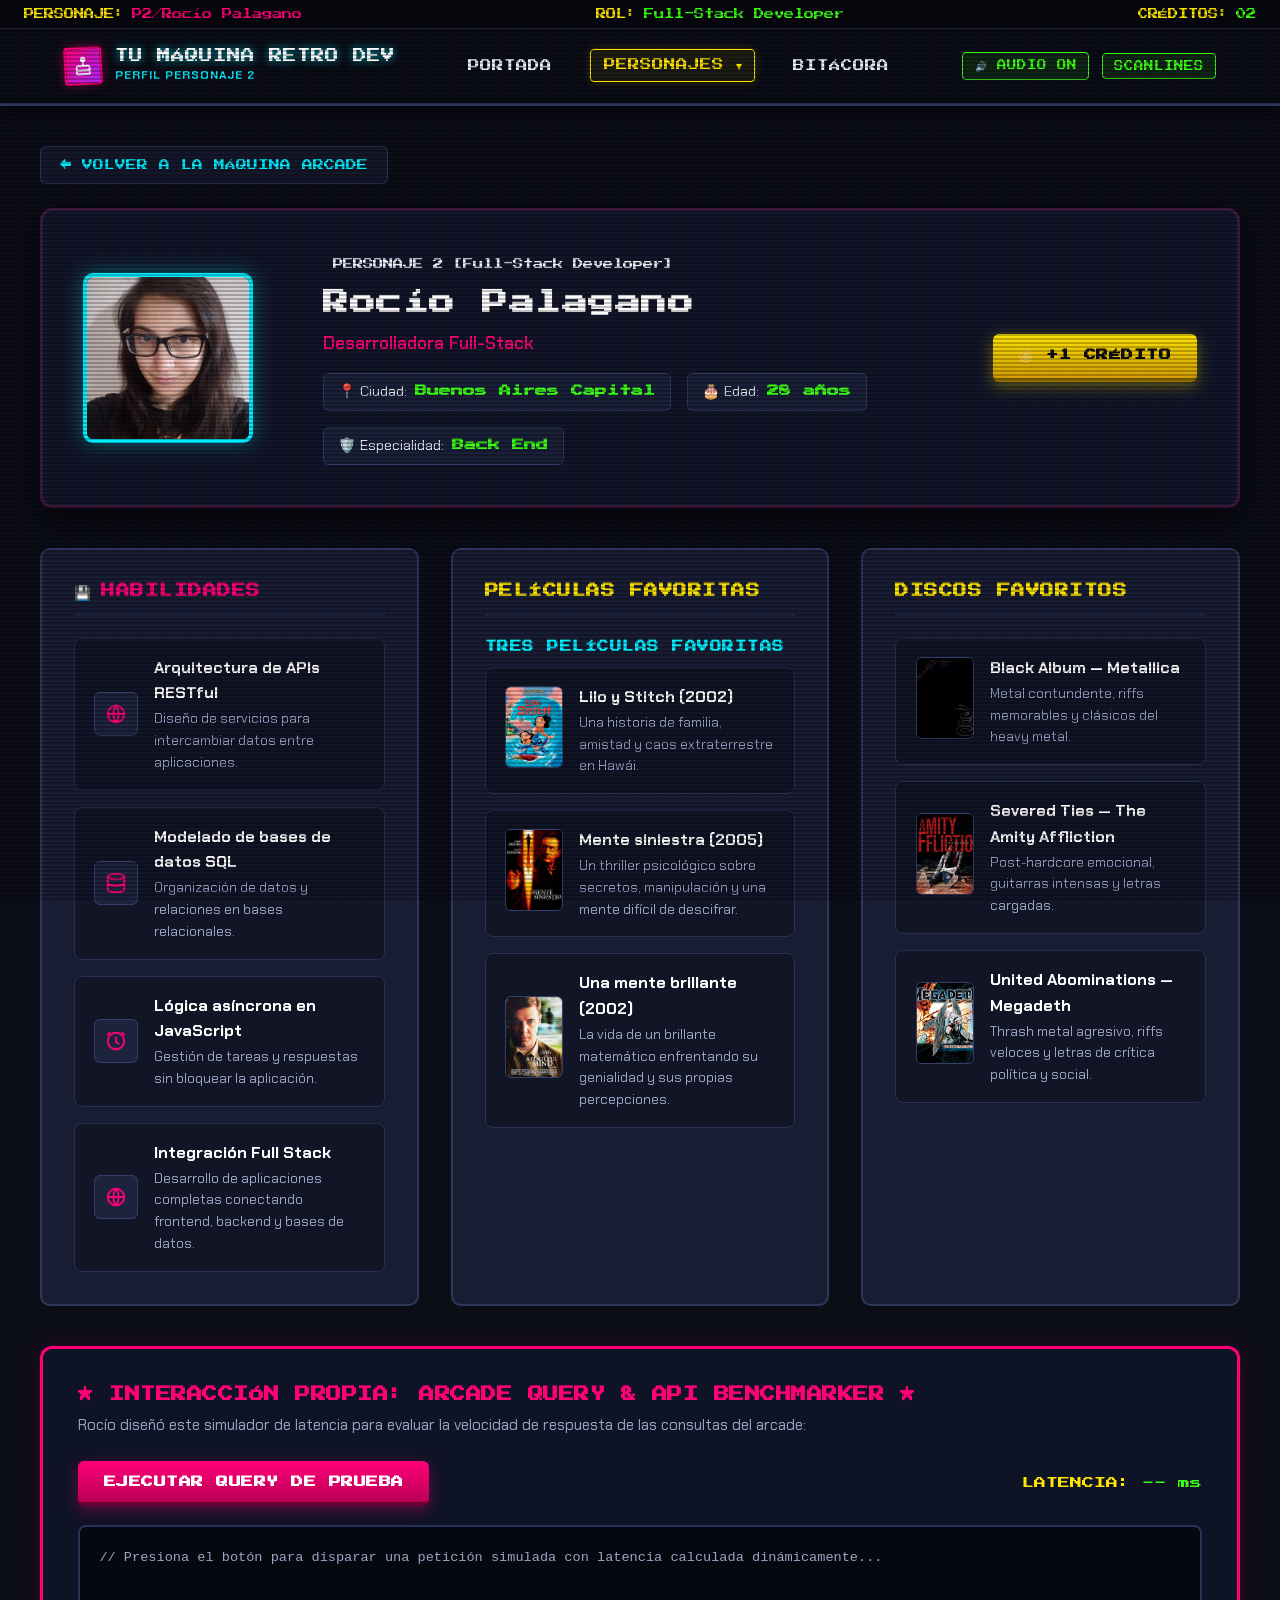
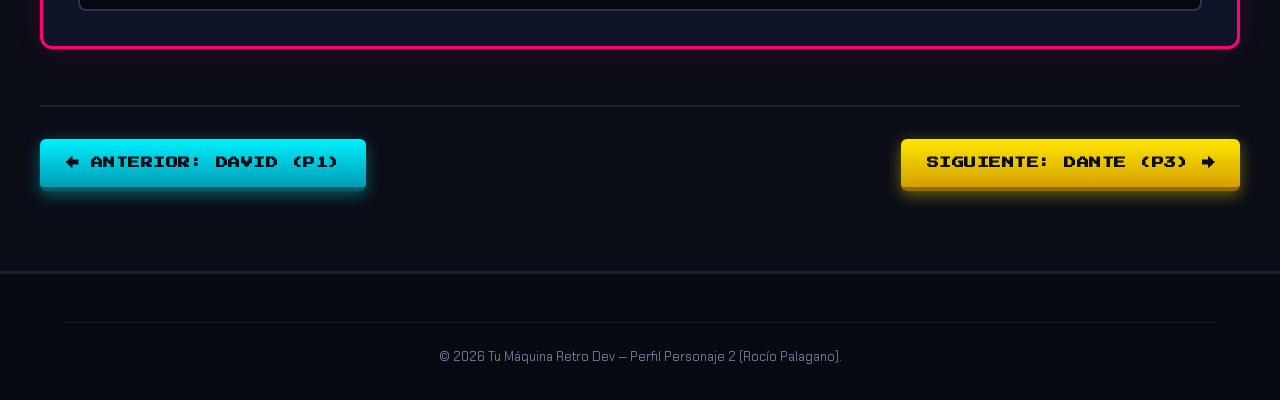
<file: perfil-integrante-2.html>
<!doctype html>
<html lang="es">

<head>
  <meta charset="UTF-8" />
  <meta name="viewport" content="width=device-width, initial-scale=1.0" />
  <title>Rocío Palagano (P2) — Tu Máquina Retro Dev</title>
  <meta name="description"
    content="Perfil de Rocío Palagano: Desarrolladora Full-Stack en Tu Máquina Retro Dev." />
  <link rel="stylesheet" href="css/styles.css" />
  <link rel="stylesheet" href="css/profile.css" />
  <link rel="stylesheet" href="css/responsive.css" />
</head>

<body class="scanlines-active profile-p2">
  <!-- HEADER HUD ARCADE -->
  <header class="arcade-header">
    <div class="header-top-hud">
      <div class="hud-item">
        <span>PERSONAJE:</span> 
          <span class="hud-value" style="color:var(--neon-pink);">P2/Rocío Palagano</span>
        </div>
      <div class="hud-item"><span>ROL:</span> <span class="hud-value">Full-Stack Developer</span></div>
      <div class="hud-item"><span>CRÉDITOS:</span> <span class="hud-value credit-count-val">02</span></div>
    </div>

    <div class="header-main-nav container">
      <a href="index.html" class="brand-logo" aria-label="Volver a la portada">
        <div class="brand-icon p2-brand-accent">
          <svg viewBox="0 0 24 24" aria-hidden="true">
            <path
              d="M12 2a3 3 0 0 0-3 3c0 1.3.84 2.4 2 2.82V11H7a3 3 0 0 0-3 3v6a2 2 0 0 0 2 2h12a2 2 0 0 0 2-2v-6a3 3 0 0 0-3-3h-4V7.82c1.16-.42 2-1.52 2-2.82a3 3 0 0 0-3-3zm-5 11h10a1 1 0 0 1 1 1v2H6v-2a1 1 0 0 1 1-1zm-1 5h12v2H6v-2z" />
          </svg>
        </div>
        <div class="brand-text">
          <span class="brand-title">TU MÁQUINA RETRO DEV</span>
          <span class="brand-subtitle">Perfil Personaje 2</span>
        </div>
      </a>

      <nav aria-label="Navegación principal">
        <button class="mobile-menu-btn" id="btn-mobile-menu" type="button" aria-label="Abrir menú de navegación"
          aria-expanded="false">☰</button>
        <ul class="nav-menu" id="nav-menu-list">
          <li><a href="index.html" class="nav-link">PORTADA</a></li>
          <li class="nav-dropdown"><button class="nav-link dropdown-toggle active" type="button" aria-expanded="false"
              aria-controls="character-menu">PERSONAJES <span aria-hidden="true">▾</span></button>
            <ul class="dropdown-menu" id="character-menu">
              <li><a href="perfil-integrante-1.html" class="nav-link">David</a></li>
              <li><a href="perfil-integrante-2.html" class="nav-link active">Rocío</a></li>
              <li><a href="perfil-integrante-3.html" class="nav-link">Dante</a></li>
              <li><a href="perfil-integrante-4.html" class="nav-link">Candela</a></li>
            </ul>
          </li>
          <li><a href="bitacora.html" class="nav-link">BITÁCORA</a></li>
        </ul>
      </nav>

      <div class="header-actions">
        <button class="arcade-tool-btn" id="toggle-sound-btn">🔊 AUDIO ON</button>
        <button class="arcade-tool-btn active" id="toggle-scanlines-btn">SCANLINES</button>
      </div>
    </div>
  </header>

  <main class="container profile-page-header">
    <!-- BOTÓN VOLVER A LA PORTADA -->
    <div class="back-navigation">
      <a href="index.html" class="btn-back">
        ← VOLVER A LA MÁQUINA ARCADE
      </a>
    </div>

    <!-- TARJETA PRINCIPAL DEL PERSONAJE 2 -->
    <section class="profile-hero-card" style="border-color:#3d1a3c;"
      aria-label="Información principal de Rocío Palagano, Desarrolladora Full-Stack">
       <div class="profile-avatar-large">
        <img src="img/Rocio.jpg" alt="Personaje de Rocío Palagano" />
      </div>

      <div class="profile-bio-info">
        <div class="tag-p2"
          style="display:inline-block; margin-bottom:0.5rem; font-family:var(--font-arcade); font-size:0.65rem; padding:0.25rem 0.6rem; border-radius:4px;">
          PERSONAJE 2 [Full-Stack Developer]
        </div>
        <h1>Rocío Palagano</h1>
        <div class="profile-role-title" style="color:var(--neon-pink);">Desarrolladora Full-Stack</div>
        <div class="profile-stats-pill-row">
          <div class="profile-badge">
            <span>📍 Ciudad:</span>
            <strong>Buenos Aires Capital</strong>
          </div>
          <div class="profile-badge">
            <span>🎂 Edad:</span>
            <strong>28 años</strong>
          </div>
          <div class="profile-badge">
            <span>🛡️ Especialidad:</span>
            <strong>Back End</strong>
          </div>
        </div>
      </div>

      <div>
        <button class="btn-arcade btn-coin btn-insert-coin" type="button">
          🪙 +1 CRÉDITO
        </button>
      </div>
    </section>

    <!-- SECCIONES EN COLUMNAS: HABILIDADES + FAVORITOS -->
    <div class="profile-sections-grid">
      <!-- 4 HABILIDADES PRINCIPALES -->
      <section class="profile-panel" aria-labelledby="skills-heading-p2">
        <h2 class="panel-heading p2-panel-title" id="skills-heading-p2">
          <span aria-hidden="true">💾</span> HABILIDADES
        </h2>

        <div class="media-items-grid skills-cards">

          <article class="media-card">
            <div class="media-icon" aria-hidden="true">
              <svg viewBox="0 0 24 24" fill="none" stroke="currentColor" stroke-width="2" stroke-linecap="round" stroke-linejoin="round">
                <circle cx="12" cy="12" r="9"></circle>
                <path d="M3 12h18M12 3a15 15 0 0 1 0 18M12 3a15 15 0 0 0 0 18"></path>
              </svg>
            </div>
            <div class="media-details">
              <div class="media-title">Arquitectura de APIs RESTful</div>
              <div class="media-subtitle">Diseño de servicios para intercambiar datos entre aplicaciones.</div>
            </div>
          </article>
          
          <article class="media-card">
            <div class="media-icon" aria-hidden="true">
              <svg viewBox="0 0 24 24" fill="none" stroke="currentColor" stroke-width="2" stroke-linecap="round" stroke-linejoin="round">
                <ellipse cx="12" cy="5" rx="9" ry="3"></ellipse>
                <path d="M3 5v14c0 1.7 4 3 9 3s9-1.3 9-3V5M3 12c0 1.7 4 3 9 3s9-1.3 9-3"></path>
              </svg>
            </div>
            <div class="media-details">
              <div class="media-title">Modelado de bases de datos SQL</div>
              <div class="media-subtitle">Organización de datos y relaciones en bases relacionales.</div>
            </div>
          </article>
          
          <article class="media-card">
            <div class="media-icon" aria-hidden="true">
              <svg viewBox="0 0 24 24" fill="none" stroke="currentColor" stroke-width="2" stroke-linecap="round" stroke-linejoin="round">
                <path d="M12 8v5l3 2"></path>
                <circle cx="12" cy="12" r="9"></circle>
                <path d="M5 3 3 5m16-2 2 2"></path>
              </svg>
            </div>
            <div class="media-details">
              <div class="media-title">Lógica asíncrona en JavaScript</div>
              <div class="media-subtitle">Gestión de tareas y respuestas sin bloquear la aplicación.</div>
            </div>
          </article>
          
          <article class="media-card">
            <div class="media-icon" aria-hidden="true">
              <svg viewBox="0 0 24 24" fill="none" stroke="currentColor" stroke-width="2" stroke-linecap="round" stroke-linejoin="round">
                <circle cx="12" cy="12" r="9"></circle>
                <path d="M3 12h18M12 3a15 15 0 0 1 0 18M12 3a15 15 0 0 0 0 18"></path>
              </svg>
            </div>
            <div class="media-details">
              <div class="media-title">Integración Full Stack</div>
              <div class="media-subtitle">Desarrollo de aplicaciones completas conectando frontend, backend y bases de datos.</div>
            </div>
          </article>

        </div>
      </section>

      <!-- FAVORITOS: 3 PELÍCULAS Y 3 DISCOS -->
      <section class="profile-panel" aria-labelledby="favorites-heading-p2">
        <h2 class="panel-heading" id="favorites-heading-2">PELÍCULAS FAVORITAS</h2>

        <h3 class="p2-panel-subheading">
          TRES PELÍCULAS FAVORITAS
        </h3>
        <div class="media-items-grid p2-favorites-spacing">
          <div class="media-card">
            <div>
              <img class="media-image media-image-poster" src="img/Perfil2/lilo-y-stitch-2002.jpg" alt="Portada Lilo y Stitch">
            </div>
            <div class="media-details">
              <div class="media-title">Lilo y Stitch (2002)</div>
              <div class="media-subtitle">Una historia de familia, amistad y caos extraterrestre en Hawái.</div>
            </div>
          </div>

          <div class="media-card">
            <div>
              <img class="media-image media-image-poster" src="img/Perfil2/mente-siniestra.jpg" alt="Portada Lilo y Stitch">
            </div>
            <div class="media-details">
              <div class="media-title">Mente siniestra (2005)</div>
              <div class="media-subtitle">Un thriller psicológico sobre secretos, manipulación y una mente difícil de descifrar.</div>
            </div>
          </div>

          <div class="media-card">
            <div>
              <img class="media-image media-image-poster" src="img/Perfil2/una menta brillante.jpg" alt="Portada Lilo y Stitch">
            </div>
            <div class="media-details">
              <div class="media-title">Una mente brillante (2002)</div>
              <div class="media-subtitle">La vida de un brillante matemático enfrentando su genialidad y sus propias percepciones.</div>
            </div>
          </div>
        </div>
      </section>
      <section class="profile-panel" aria-labelledby="discos-heading-2">
        <h2 class="panel-heading" id="discos-heading-2">DISCOS FAVORITOS</h2>
        <div class="media-items-grid">
          <div class="media-card">
            <div>
              <img class="media-image media-image-poster" src="img/Perfil2/Black Album.avif" alt="Portada Lilo y Stitch">
            </div>
            <div class="media-details">
              <div class="media-title">Black Album — Metallica</div>
              <div class="media-subtitle">Metal contundente, riffs memorables y clásicos del heavy metal.</div>
            </div>
          </div>

          <div class="media-card">
            <div>
              <img class="media-image media-image-poster" src="img/Perfil2/Severed ties.jpg" alt="Portada Lilo y Stitch">
            </div>
            <div class="media-details">
              <div class="media-title">Severed Ties — The Amity Affliction</div>
              <div class="media-subtitle">Post-hardcore emocional, guitarras intensas y letras cargadas.</div>
            </div>
          </div>

          <div class="media-card">
             <div>
              <img class="media-image media-image-poster" src="img/Perfil2/united abominations.jpg" alt="Portada Lilo y Stitch">
            </div>
            <div class="media-details">
              <div class="media-title">United Abominations — Megadeth</div>
              <div class="media-subtitle">Thrash metal agresivo, riffs veloces y letras de crítica política y social.</div>
            </div>
          </div>
        </div>
      </section>
    </div>

    <!-- INTERACCIÓN DINÁMICA PROPIA: CONSOLA DE BENCHMARKING DE DATOS -->
    <section class="profile-interactive-panel p2-interactive-panel" aria-labelledby="interactive-heading-p2">
      <h2 class="interactive-title p2-interactive-title" id="interactive-heading-p2">
        ★ INTERACCIÓN PROPIA: ARCADE QUERY & API BENCHMARKER ★
      </h2>
      <p class="interactive-desc">
        Rocío diseñó este simulador de latencia para evaluar la velocidad de respuesta de las consultas del arcade:
      </p>

      <div class="p2-query-header">
        <button class="btn-arcade btn-pink" id="p2-btn-query" type="button">
          EJECUTAR QUERY DE PRUEBA
        </button>
        <div class="p2-query-label">
          LATENCIA: <span id="p2-ping-val" class="p2-query-value">-- ms</span>
        </div>
      </div>

      <pre id="p2-response-log" class="p2-query-output">
// Presiona el botón para disparar una petición simulada con latencia calculada dinámicamente...
        </pre>
    </section>

    <!-- NAVEGADOR ENTRE PERSONAJES -->
    <nav class="profile-switcher" aria-label="Navegación entre perfiles">
      <a href="perfil-integrante-1.html" class="btn-arcade btn-cyan">
        ← ANTERIOR: David (P1)
      </a>
      <a href="perfil-integrante-3.html" class="btn-arcade btn-coin">
        SIGUIENTE: Dante (P3) →
      </a>
    </nav>
  </main>

  <footer class="arcade-footer">
    <div class="container">
      <div class="footer-bottom">
        <p>© 2026 Tu Máquina Retro Dev — Perfil Personaje 2 (Rocío Palagano).</p>
      </div>
    </div>
  </footer>

  <script src="js/common.js"></script>
  <script src="js/profile-2.js"></script>
</body>

</html>
</file>
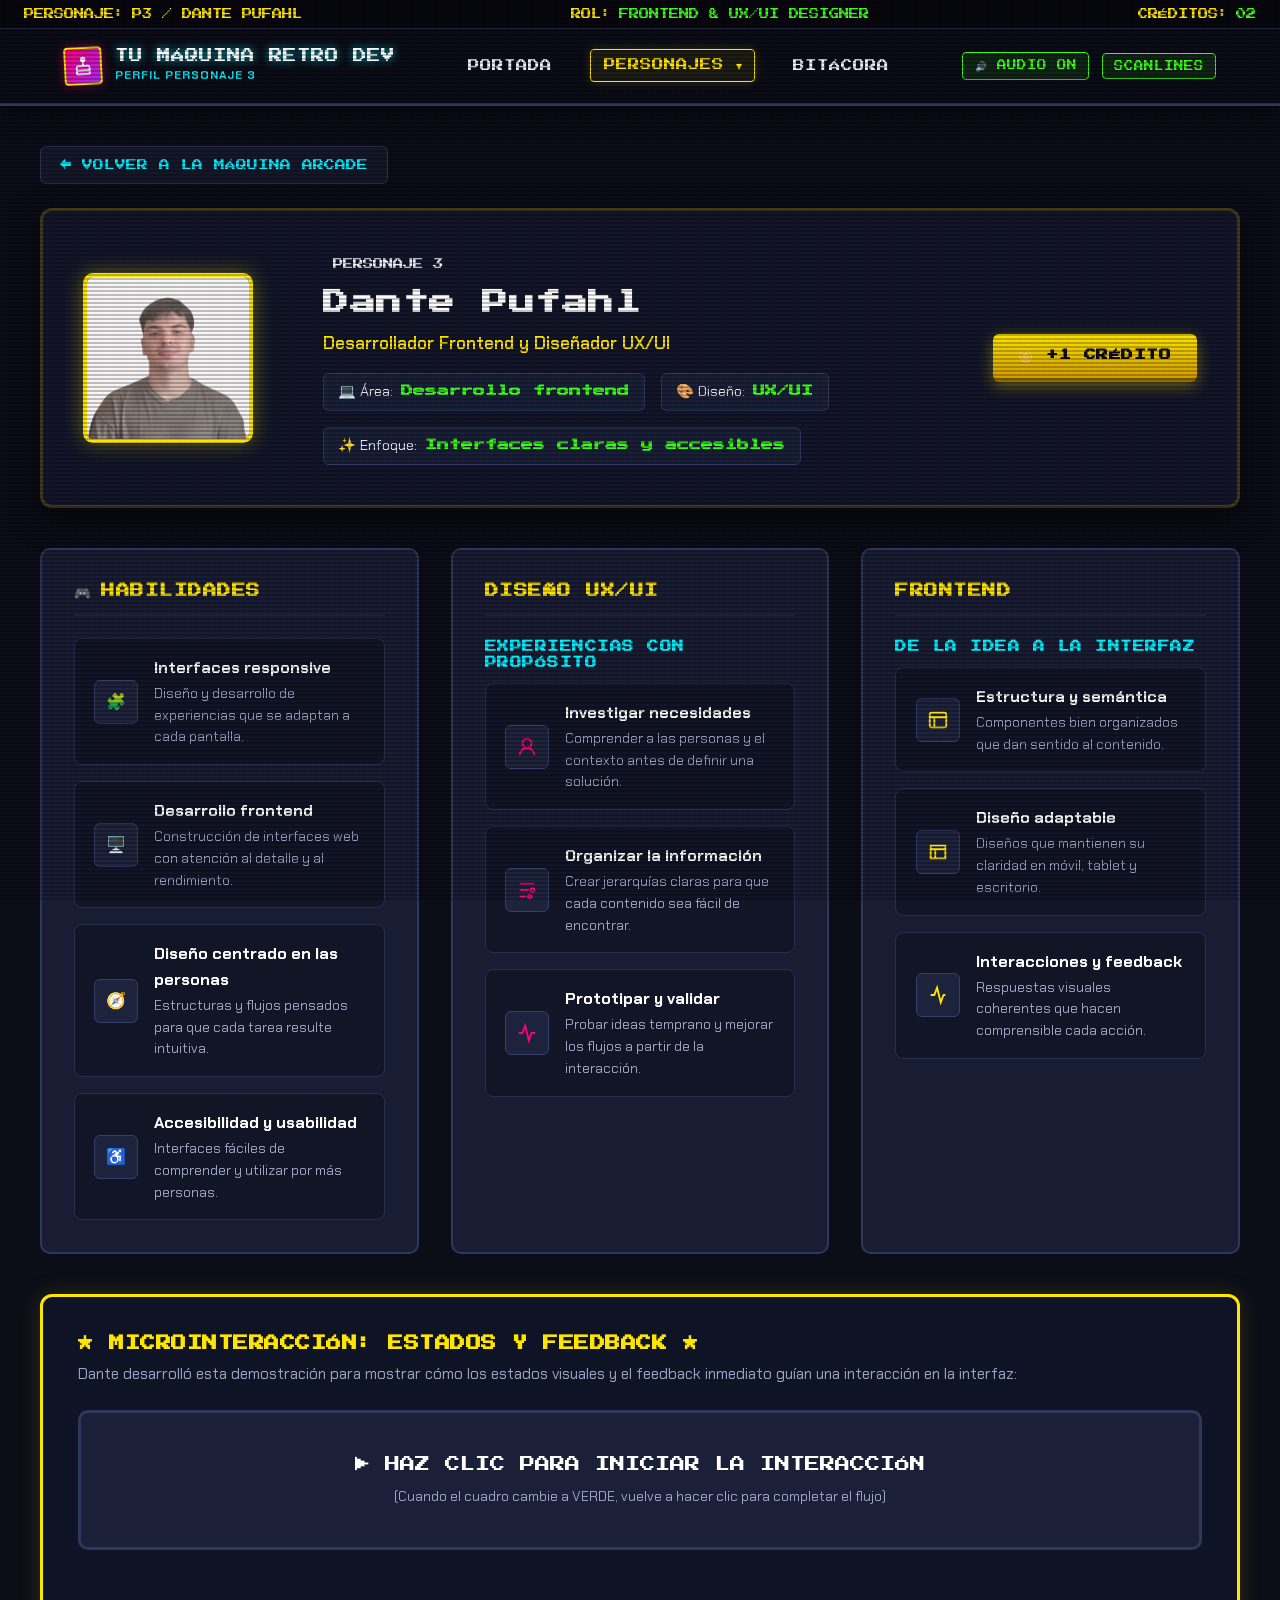
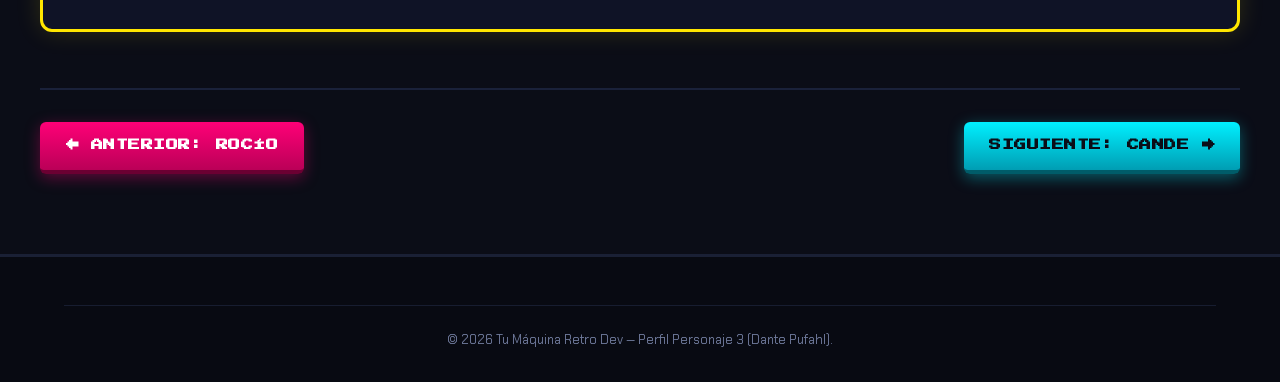
<file: perfil-integrante-3.html>
<!doctype html>
<html lang="es">

<head>
  <meta charset="UTF-8" />
  <meta name="viewport" content="width=device-width, initial-scale=1.0" />
  <title>Dante Pufahl (P3) — Tu Máquina Retro Dev</title>
  <meta name="description"
    content="Perfil de Dante Pufahl: desarrollador frontend y diseñador UX/UI en Tu Máquina Retro Dev." />
  <link rel="stylesheet" href="css/styles.css" />
  <link rel="stylesheet" href="css/profile.css" />
  <link rel="stylesheet" href="css/responsive.css" />
</head>

<body class="scanlines-active profile-p3">
  <!-- HEADER HUD ARCADE -->
  <header class="arcade-header">
    <div class="header-top-hud">
  <div class="hud-item"><span>PERSONAJE:</span> <span class="hud-value p3-hud-accent">P3 / DANTE
          PUFAHL</span></div>
  <div class="hud-item"><span>ROL:</span> <span class="hud-value">FRONTEND &amp; UX/UI DESIGNER</span></div>
      <div class="hud-item"><span>CRÉDITOS:</span> <span class="hud-value credit-count-val">02</span></div>
    </div>

    <div class="header-main-nav container">
      <a href="index.html" class="brand-logo" aria-label="Volver a la portada">
        <div class="brand-icon p3-brand-accent">
          <svg viewBox="0 0 24 24" aria-hidden="true">
            <path
              d="M12 2a3 3 0 0 0-3 3c0 1.3.84 2.4 2 2.82V11H7a3 3 0 0 0-3 3v6a2 2 0 0 0 2 2h12a2 2 0 0 0 2-2v-6a3 3 0 0 0-3-3h-4V7.82c1.16-.42 2-1.52 2-2.82a3 3 0 0 0-3-3zm-5 11h10a1 1 0 0 1 1 1v2H6v-2a1 1 0 0 1 1-1zm-1 5h12v2H6v-2z" />
          </svg>
        </div>
        <div class="brand-text">
          <span class="brand-title">TU MÁQUINA RETRO DEV</span>
          <span class="brand-subtitle">Perfil Personaje 3</span>
        </div>
      </a>

      <nav aria-label="Navegación principal">
        <button class="mobile-menu-btn" id="btn-mobile-menu" type="button" aria-label="Abrir menú de navegación"
          aria-expanded="false">☰</button>
        <ul class="nav-menu" id="nav-menu-list">
          <li><a href="index.html" class="nav-link">PORTADA</a></li>
          <li class="nav-dropdown"><button class="nav-link dropdown-toggle active" type="button" aria-expanded="false"
              aria-controls="character-menu">PERSONAJES <span aria-hidden="true">▾</span></button>
            <ul class="dropdown-menu" id="character-menu">
              <li><a href="perfil-integrante-1.html" class="nav-link">David</a></li>
              <li><a href="perfil-integrante-2.html" class="nav-link">Rocío</a></li>
              <li><a href="perfil-integrante-3.html" class="nav-link active">Dante</a></li>
              <li><a href="perfil-integrante-4.html" class="nav-link">Candela</a></li>
            </ul>
          </li>
          <li><a href="bitacora.html" class="nav-link">BITÁCORA</a></li>
        </ul>
      </nav>

      <div class="header-actions">
        <button class="arcade-tool-btn" id="toggle-sound-btn">🔊 AUDIO ON</button>
        <button class="arcade-tool-btn active" id="toggle-scanlines-btn">SCANLINES</button>
      </div>
    </div>
  </header>

  <main class="container profile-page-header">
    <!-- BOTÓN VOLVER A LA PORTADA -->
    <div class="back-navigation">
      <a href="index.html" class="btn-back">
        ← VOLVER A LA MÁQUINA ARCADE
      </a>
    </div>

    <!-- TARJETA PRINCIPAL DEL PERSONAJE 3 -->
    <section class="profile-hero-card p3-hero-accent" aria-label="Información principal de Dante Pufahl">
      <div class="profile-avatar-large p3-avatar-accent">
        <img src="img/Dante.webp" alt="Foto de Dante Pufahl" />
      </div>

      <div class="profile-bio-info">
        <div class="tag-p3 p3-role-label">PERSONAJE 3</div>
        <h1>Dante Pufahl</h1>
        <div class="profile-role-title p3-role-title">Desarrollador Frontend y Diseñador UX/UI
        </div>
        <div class="profile-stats-pill-row">
          <div class="profile-badge">
            <span>💻 Área:</span>
            <strong>Desarrollo frontend</strong>
          </div>
          <div class="profile-badge">
            <span>🎨 Diseño:</span>
            <strong>UX/UI</strong>
          </div>
          <div class="profile-badge">
            <span>✨ Enfoque:</span>
            <strong>Interfaces claras y accesibles</strong>
          </div>
        </div>
      </div>

      <div>
        <button class="btn-arcade btn-coin btn-insert-coin" type="button">
          🪙 +1 CRÉDITO
        </button>
      </div>
    </section>

    <!-- SECCIONES EN COLUMNAS: HABILIDADES + FAVORITOS -->
    <div class="profile-sections-grid">
      <!-- 4 HABILIDADES PRINCIPALES -->
      <section class="profile-panel" aria-labelledby="skills-heading-p3">
        <h2 class="panel-heading p3-panel-title" id="skills-heading-p3">
          <span aria-hidden="true">🎮</span> HABILIDADES
        </h2>

        <div class="media-items-grid skills-cards">
          <article class="media-card"><div class="media-icon" aria-hidden="true">🧩</div><div class="media-details"><div class="media-title">Interfaces responsive</div><div class="media-subtitle">Diseño y desarrollo de experiencias que se adaptan a cada pantalla.</div></div></article>
          <article class="media-card"><div class="media-icon" aria-hidden="true">🖥️</div><div class="media-details"><div class="media-title">Desarrollo frontend</div><div class="media-subtitle">Construcción de interfaces web con atención al detalle y al rendimiento.</div></div></article>
          <article class="media-card"><div class="media-icon" aria-hidden="true">🧭</div><div class="media-details"><div class="media-title">Diseño centrado en las personas</div><div class="media-subtitle">Estructuras y flujos pensados para que cada tarea resulte intuitiva.</div></div></article>
          <article class="media-card"><div class="media-icon" aria-hidden="true">♿</div><div class="media-details"><div class="media-title">Accesibilidad y usabilidad</div><div class="media-subtitle">Interfaces fáciles de comprender y utilizar por más personas.</div></div></article>
        </div>
      </section>

      <!-- ENFOQUE DE DISEÑO UX/UI -->
      <section class="profile-panel" aria-labelledby="ux-heading-p3">
        <h2 class="panel-heading" id="ux-heading-p3">DISEÑO UX/UI</h2>

  <h3 class="p3-panel-subheading">EXPERIENCIAS CON PROPÓSITO</h3>
        </h3>
        <div class="media-items-grid p3-favorites-spacing">
          <div class="media-card">
            <div class="media-icon">
              <svg viewBox="0 0 24 24" fill="none" stroke="currentColor" stroke-width="2">
                <circle cx="12" cy="8" r="5"></circle>
                <path d="M20 21a8 8 0 1 0-16 0"></path>
              </svg>
            </div>
            <div class="media-details">
              <div class="media-title">Investigar necesidades</div>
              <div class="media-subtitle">Comprender a las personas y el contexto antes de definir una solución.</div>
            </div>
          </div>

          <div class="media-card">
            <div class="media-icon">
              <svg viewBox="0 0 24 24" fill="none" stroke="currentColor" stroke-width="2">
                <path d="M4 5h16M4 12h10M4 19h7"></path>
                <circle cx="18" cy="12" r="2"></circle>
                <circle cx="15" cy="19" r="2"></circle>
              </svg>
            </div>
            <div class="media-details">
              <div class="media-title">Organizar la información</div>
              <div class="media-subtitle">Crear jerarquías claras para que cada contenido sea fácil de encontrar.</div>
            </div>
          </div>

          <div class="media-card">
            <div class="media-icon">
              <svg viewBox="0 0 24 24" fill="none" stroke="currentColor" stroke-width="2">
                <path d="M3 12h4l3-8 4 16 3-8h4"></path>
              </svg>
            </div>
            <div class="media-details">
              <div class="media-title">Prototipar y validar</div>
              <div class="media-subtitle">Probar ideas temprano y mejorar los flujos a partir de la interacción.</div>
            </div>
          </div>
        </div>
      </section>
      <section class="profile-panel" aria-labelledby="frontend-heading-p3">
        <h2 class="panel-heading" id="frontend-heading-p3">FRONTEND</h2>
        <h3 style="font-family: var(--font-arcade); font-size: 0.72rem; color: var(--neon-cyan); margin-bottom: 0.8rem;">
          DE LA IDEA A LA INTERFAZ
        </h3>
        <div class="media-items-grid">
          <div class="media-card">
            <div class="media-icon p3-media-icon" aria-hidden="true">
              <svg viewBox="0 0 24 24" fill="none" stroke="currentColor" stroke-width="2">
                <rect x="3" y="4" width="18" height="16" rx="2"></rect>
                <path d="M3 9h18M8 9v11"></path>
              </svg>
            </div>
            <div class="media-details">
              <div class="media-title">Estructura y semántica</div>
              <div class="media-subtitle">Componentes bien organizados que dan sentido al contenido.</div>
            </div>
          </div>

          <div class="media-card">
            <div class="media-icon p3-media-icon" aria-hidden="true">
              <svg viewBox="0 0 24 24" fill="none" stroke="currentColor" stroke-width="2">
                <path d="M4 5h16v14H4zM4 9h16M9 9v10"></path>
              </svg>
            </div>
            <div class="media-details">
              <div class="media-title">Diseño adaptable</div>
              <div class="media-subtitle">Diseños que mantienen su claridad en móvil, tablet y escritorio.</div>
            </div>
          </div>

          <div class="media-card">
            <div class="media-icon p3-media-icon" aria-hidden="true">
              <svg viewBox="0 0 24 24" fill="none" stroke="currentColor" stroke-width="2">
                <path d="M4 12h4l3-8 4 16 3-8h2"></path>
              </svg>
            </div>
            <div class="media-details">
              <div class="media-title">Interacciones y feedback</div>
              <div class="media-subtitle">Respuestas visuales coherentes que hacen comprensible cada acción.</div>
            </div>
          </div>
        </div>
      </section>
    </div>

    <!-- DEMOSTRACIÓN INTERACTIVA DE UX/UI -->
    <section class="profile-interactive-panel p3-interactive-panel" aria-labelledby="interactive-heading-p3">
      <h2 class="interactive-title p3-interactive-title" id="interactive-heading-p3">
        ★ MICROINTERACCIÓN: ESTADOS Y FEEDBACK ★
      </h2>
      <p class="interactive-desc">
        Dante desarrolló esta demostración para mostrar cómo los estados visuales y el feedback inmediato guían una
        interacción en la interfaz:
      </p>

      <div id="p3-ui-demo-box" class="p3-reflex-box">
        <div id="p3-ui-demo-status" class="p3-reflex-title">
          ▶ HAZ CLIC PARA INICIAR LA INTERACCIÓN
        </div>
        <div class="p3-reflex-description">
          (Cuando el cuadro cambie a VERDE, vuelve a hacer clic para completar el flujo)
        </div>
      </div>

      <div id="p3-ui-demo-result" class="p3-reflex-result">
        <!-- Resultado dinámico calculado por JS -->
      </div>
    </section>

    <!-- NAVEGADOR ENTRE PERSONAJES -->
    <nav class="profile-switcher" aria-label="Navegación entre perfiles">
      <a href="perfil-integrante-2.html" class="btn-arcade btn-pink">
        ← Anterior: Rocío
      </a>
      <a href="perfil-integrante-4.html" class="btn-arcade btn-cyan">
        Siguiente: Cande →
      </a>
    </nav>
  </main>

  <footer class="arcade-footer">
    <div class="container">
      <div class="footer-bottom">
        <p>© 2026 Tu Máquina Retro Dev — Perfil Personaje 3 (Dante Pufahl).</p>
      </div>
    </div>
  </footer>

  <script src="js/common.js"></script>
  <script src="js/profile-3.js"></script>
</body>

</html>
</file>
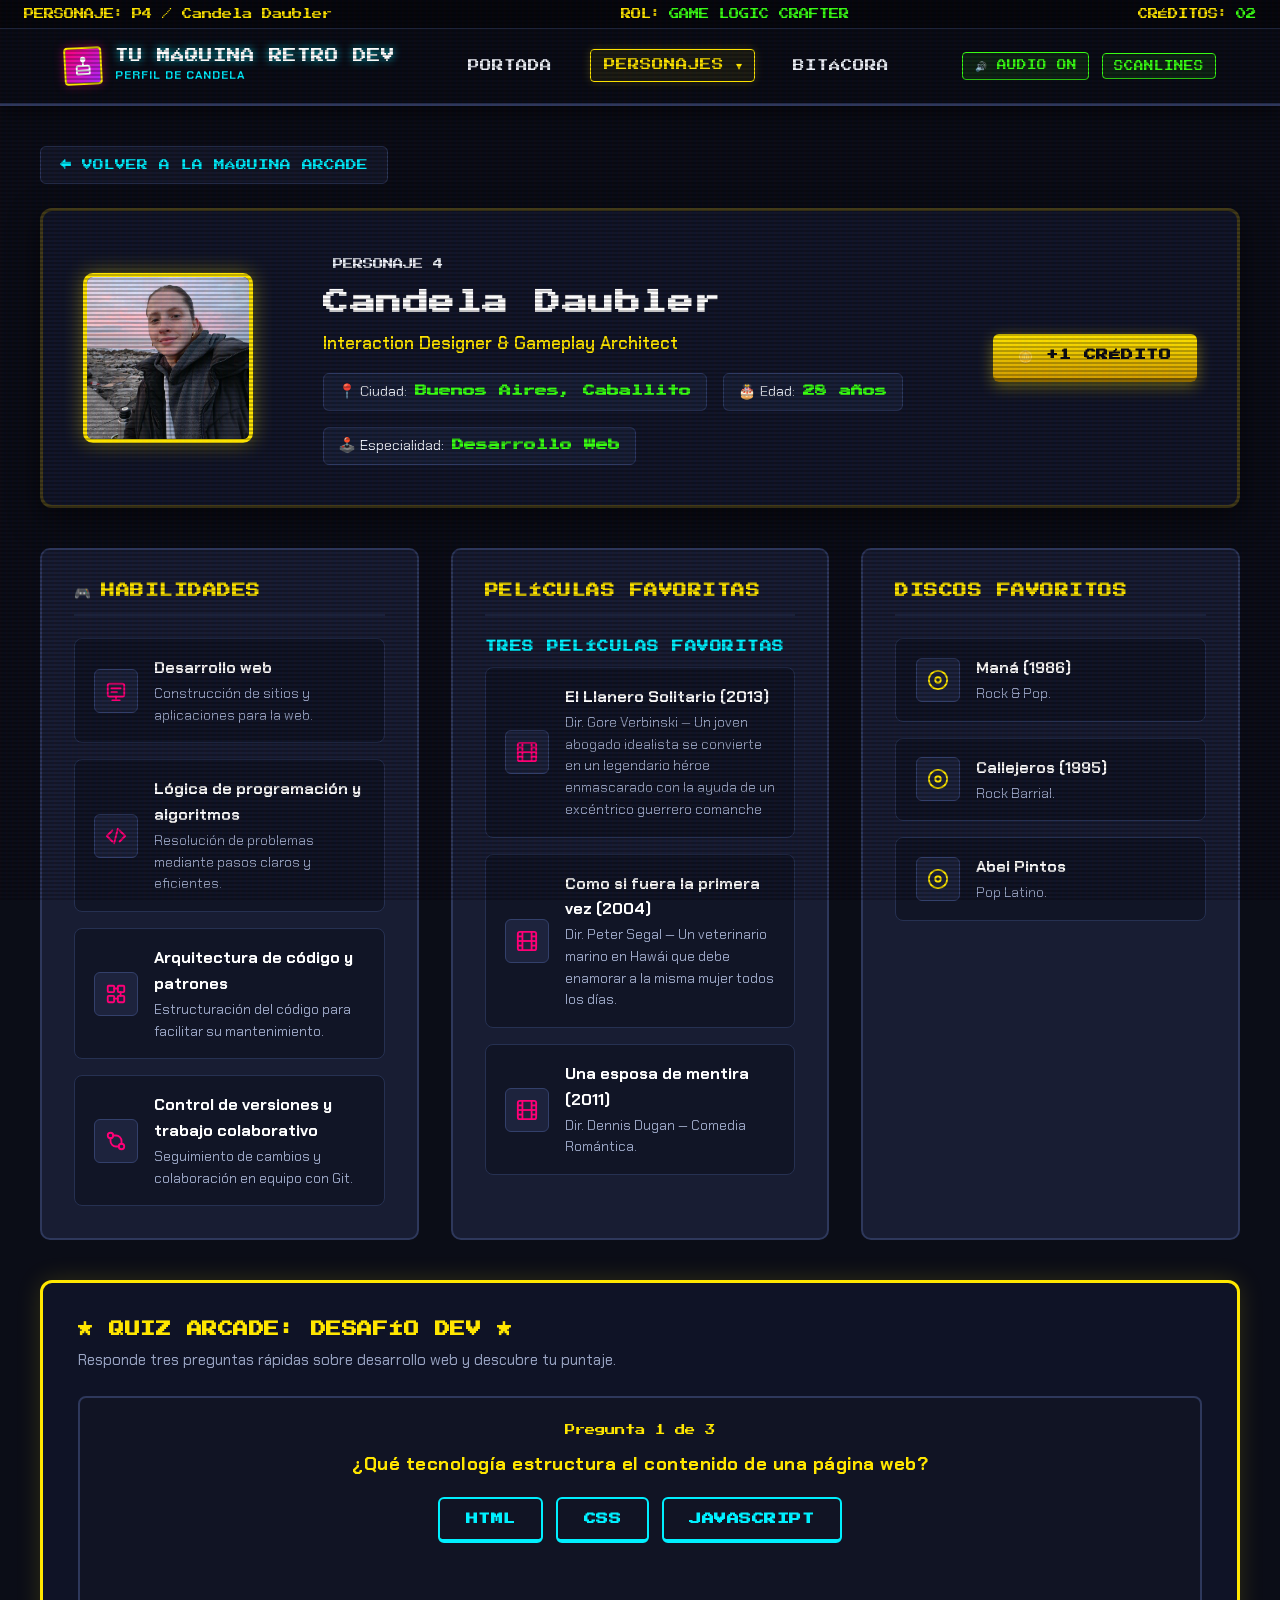
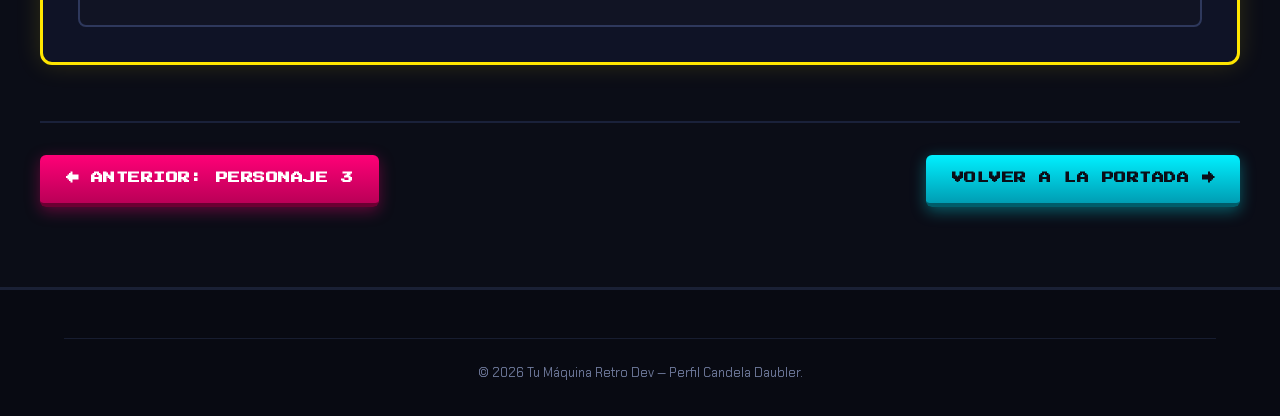
<file: perfil-integrante-4.html>
<!doctype html>
<html lang="es">

<head>
  <meta charset="UTF-8" />
  <meta name="viewport" content="width=device-width, initial-scale=1.0" />
  <title>Perfil de Candela — Tu Máquina Retro Dev</title>
  <meta name="description"
    content="Perfil de Integrante 4: Desarrollador de Lógica de Juegos y Arquitectura Frontend en Tu Máquina Retro Dev." />
  <link rel="stylesheet" href="css/styles.css" />
  <link rel="stylesheet" href="css/profile.css" />
  <link rel="stylesheet" href="css/responsive.css" />
</head>

<body class="scanlines-active profile-p4">
  <!-- HEADER HUD ARCADE -->
  <header class="arcade-header">
    <div class="header-top-hud">
      <div class="hud-item"><span>PERSONAJE:</span> <span class="hud-value p4-hud-accent">P4 /
          Candela Daubler</span></div>
      <div class="hud-item"><span>ROL:</span> <span class="hud-value">GAME LOGIC CRAFTER</span></div>
      <div class="hud-item"><span>CRÉDITOS:</span> <span class="hud-value credit-count-val">02</span></div>
    </div>

    <div class="header-main-nav container">
      <a href="index.html" class="brand-logo" aria-label="Volver a la portada">
        <div class="brand-icon p4-brand-accent">
          <svg viewBox="0 0 24 24" aria-hidden="true">
            <path
              d="M12 2a3 3 0 0 0-3 3c0 1.3.84 2.4 2 2.82V11H7a3 3 0 0 0-3 3v6a2 2 0 0 0 2 2h12a2 2 0 0 0 2-2v-6a3 3 0 0 0-3-3h-4V7.82c1.16-.42 2-1.52 2-2.82a3 3 0 0 0-3-3zm-5 11h10a1 1 0 0 1 1 1v2H6v-2a1 1 0 0 1 1-1zm-1 5h12v2H6v-2z" />
          </svg>
        </div>
        <div class="brand-text">
          <span class="brand-title">TU MÁQUINA RETRO DEV</span>
          <span class="brand-subtitle">Perfil de Candela</span>
        </div>
      </a>

      <nav aria-label="Navegación principal">
        <button class="mobile-menu-btn" id="btn-mobile-menu" type="button" aria-label="Abrir menú de navegación"
          aria-expanded="false">☰</button>
        <ul class="nav-menu" id="nav-menu-list">
          <li><a href="index.html" class="nav-link">PORTADA</a></li>
          <li class="nav-dropdown"><button class="nav-link dropdown-toggle active" type="button" aria-expanded="false"
              aria-controls="character-menu">PERSONAJES <span aria-hidden="true">▾</span></button>
            <ul class="dropdown-menu" id="character-menu">
              <li><a href="perfil-integrante-1.html" class="nav-link">David</a></li>
              <li><a href="perfil-integrante-2.html" class="nav-link">Rocío</a></li>
              <li><a href="perfil-integrante-3.html" class="nav-link">Dante</a></li>
              <li><a href="perfil-integrante-4.html" class="nav-link active">Candela</a></li>
            </ul>
          </li>
          <li><a href="bitacora.html" class="nav-link">BITÁCORA</a></li>
        </ul>
      </nav>

      <div class="header-actions">
        <button class="arcade-tool-btn" id="toggle-sound-btn">🔊 AUDIO ON</button>
        <button class="arcade-tool-btn active" id="toggle-scanlines-btn">SCANLINES</button>
      </div>
    </div>
  </header>

  <main class="container profile-page-header">
    <!-- BOTÓN VOLVER A LA PORTADA -->
    <div class="back-navigation">
      <a href="index.html" class="btn-back">
        ← VOLVER A LA MÁQUINA ARCADE
      </a>
    </div>

    <!-- TARJETA PRINCIPAL DEL PERSONAJE 4 -->
    <section class="profile-hero-card p4-hero-accent" aria-label="Información principal de Integrante 4">
      <div class="profile-avatar-large p4-avatar-accent">
        <!-- Avatar estilizado en CSS/SVG -->
        <img src="img/Candela.jpeg" alt="Foto de Candela" class="p4-avatar-image">
      </div>
      </div>

      <div class="profile-bio-info">
        <div class="tag-p4 p4-role-label">
          PERSONAJE 4
        </div>
        <h1>Candela Daubler</h1>
        <div class="profile-role-title p4-role-title">Interaction Designer & Gameplay Architect
        </div>
        <div class="profile-stats-pill-row">
          <div class="profile-badge">
            <span>📍 Ciudad:</span>
            <strong>Buenos Aires, Caballito</strong>
          </div>
          <div class="profile-badge">
            <span>🎂 Edad:</span>
            <strong>28 años</strong>
          </div>
          <div class="profile-badge">
            <span>🕹️ Especialidad:</span>
            <strong>Desarrollo Web</strong>
          </div>
        </div>
      </div>

      <div>
        <button class="btn-arcade btn-coin btn-insert-coin" type="button">
          🪙 +1 CRÉDITO
        </button>
      </div>
    </section>

    <!-- SECCIONES EN COLUMNAS: HABILIDADES + FAVORITOS -->
    <div class="profile-sections-grid">
      <!-- 4 HABILIDADES PRINCIPALES -->
      <section class="profile-panel" aria-labelledby="skills-heading-p4">
        <h2 class="panel-heading p4-panel-title" id="skills-heading-p4">
          <span aria-hidden="true">🎮</span> HABILIDADES
        </h2>

        <div class="media-items-grid skills-cards">
          <article class="media-card">
            <div class="media-icon" aria-hidden="true"><svg viewBox="0 0 24 24" fill="none" stroke="currentColor"
                stroke-width="2" stroke-linecap="round" stroke-linejoin="round">
                <rect x="3" y="4" width="18" height="14" rx="2"></rect>
                <path d="M8 22h8m-4-4v4M7 9h10m-10 4h6"></path>
              </svg></div>
            <div class="media-details">
              <div class="media-title">Desarrollo web</div>
              <div class="media-subtitle">Construcción de sitios y aplicaciones para la web.</div>
            </div>
          </article>
          <article class="media-card">
            <div class="media-icon" aria-hidden="true"><svg viewBox="0 0 24 24" fill="none" stroke="currentColor"
                stroke-width="2" stroke-linecap="round" stroke-linejoin="round">
                <path d="m8 6-6 6 6 6m8-12 6 6-6 6m-2-14-4 16"></path>
              </svg></div>
            <div class="media-details">
              <div class="media-title">Lógica de programación y algoritmos</div>
              <div class="media-subtitle">Resolución de problemas mediante pasos claros y eficientes.</div>
            </div>
          </article>
          <article class="media-card">
            <div class="media-icon" aria-hidden="true"><svg viewBox="0 0 24 24" fill="none" stroke="currentColor"
                stroke-width="2" stroke-linecap="round" stroke-linejoin="round">
                <rect x="3" y="3" width="7" height="7" rx="1"></rect>
                <rect x="14" y="3" width="7" height="7" rx="1"></rect>
                <rect x="14" y="14" width="7" height="7" rx="1"></rect>
                <rect x="3" y="14" width="7" height="7" rx="1"></rect>
                <path d="M10 6h4m3 4v4m-7 3h4"></path>
              </svg></div>
            <div class="media-details">
              <div class="media-title">Arquitectura de código y patrones</div>
              <div class="media-subtitle">Estructuración del código para facilitar su mantenimiento.</div>
            </div>
          </article>
          <article class="media-card">
            <div class="media-icon" aria-hidden="true"><svg viewBox="0 0 24 24" fill="none" stroke="currentColor"
                stroke-width="2" stroke-linecap="round" stroke-linejoin="round">
                <circle cx="18" cy="18" r="3"></circle>
                <circle cx="6" cy="6" r="3"></circle>
                <path d="M6 9v3a6 6 0 0 0 6 6h3m3-3v-3a6 6 0 0 0-6-6H9"></path>
              </svg></div>
            <div class="media-details">
              <div class="media-title">Control de versiones y trabajo colaborativo</div>
              <div class="media-subtitle">Seguimiento de cambios y colaboración en equipo con Git.</div>
            </div>
          </article>
        </div>
      </section>

      <!-- FAVORITOS: 3 PELÍCULAS Y 3 DISCOS -->
      <section class="profile-panel" aria-labelledby="favorites-heading-p4">
        <h2 class="panel-heading" id="favorites-heading-4">PELÍCULAS FAVORITAS</h2>

        <h3 class="p4-panel-subheading">
          TRES PELÍCULAS FAVORITAS
        </h3>
        <div class="media-items-grid p4-favorites-spacing">
          <div class="media-card">
            <div class="media-icon">
              <svg viewBox="0 0 24 24" fill="none" stroke="currentColor" stroke-width="2">
                <rect x="2" y="2" width="20" height="20" rx="2.18" ry="2.18"></rect>
                <line x1="7" y1="2" x2="7" y2="22"></line>
                <line x1="17" y1="2" x2="17" y2="22"></line>
                <line x1="2" y1="12" x2="22" y2="12"></line>
                <line x1="2" y1="7" x2="7" y2="7"></line>
                <line x1="2" y1="17" x2="7" y2="17"></line>
                <line x1="17" y1="17" x2="22" y2="17"></line>
                <line x1="17" y1="7" x2="22" y2="7"></line>
              </svg>
            </div>
            <div class="media-details">
              <div class="media-title">El Llanero Solitario (2013) </div>
              <div class="media-subtitle">Dir. Gore Verbinski — Un joven abogado idealista se convierte en un legendario
                héroe enmascarado con la ayuda de un excéntrico guerrero comanche
              </div>
            </div>
          </div>

          <div class="media-card">
            <div class="media-icon">
              <svg viewBox="0 0 24 24" fill="none" stroke="currentColor" stroke-width="2">
                <rect x="2" y="2" width="20" height="20" rx="2.18" ry="2.18"></rect>
                <line x1="7" y1="2" x2="7" y2="22"></line>
                <line x1="17" y1="2" x2="17" y2="22"></line>
                <line x1="2" y1="12" x2="22" y2="12"></line>
                <line x1="2" y1="7" x2="7" y2="7"></line>
                <line x1="2" y1="17" x2="7" y2="17"></line>
                <line x1="17" y1="17" x2="22" y2="17"></line>
                <line x1="17" y1="7" x2="22" y2="7"></line>
              </svg>
            </div>
            <div class="media-details">
              <div class="media-title">Como si fuera la primera vez (2004)</div>
              <div class="media-subtitle">Dir. Peter Segal — Un veterinario marino en Hawái que debe enamorar a la misma
                mujer todos los días.
              </div>
            </div>
          </div>

          <div class="media-card">
            <div class="media-icon">
              <svg viewBox="0 0 24 24" fill="none" stroke="currentColor" stroke-width="2">
                <rect x="2" y="2" width="20" height="20" rx="2.18" ry="2.18"></rect>
                <line x1="7" y1="2" x2="7" y2="22"></line>
                <line x1="17" y1="2" x2="17" y2="22"></line>
                <line x1="2" y1="12" x2="22" y2="12"></line>
                <line x1="2" y1="7" x2="7" y2="7"></line>
                <line x1="2" y1="17" x2="7" y2="17"></line>
                <line x1="17" y1="17" x2="22" y2="17"></line>
                <line x1="17" y1="7" x2="22" y2="7"></line>
              </svg>
            </div>
            <div class="media-details">
              <div class="media-title">Una esposa de mentira (2011)</div>
              <div class="media-subtitle">Dir. Dennis Dugan — Comedia Romántica.
              </div>
            </div>
          </div>
        </div>
      </section>
      <section class="profile-panel" aria-labelledby="discos-heading-4">
        <h2 class="panel-heading" id="discos-heading-4">DISCOS FAVORITOS</h2>
        <div class="media-items-grid">
          <div class="media-card">
            <div class="media-icon p4-media-icon">
              <svg viewBox="0 0 24 24" fill="none" stroke="currentColor" stroke-width="2">
                <circle cx="12" cy="12" r="10"></circle>
                <circle cx="12" cy="12" r="3"></circle>
              </svg>
            </div>
            <div class="media-details">
              <div class="media-title">Maná (1986)</div>
              <div class="media-subtitle">Rock & Pop.</div>
            </div>
          </div>

          <div class="media-card">
            <div class="media-icon p4-media-icon">
              <svg viewBox="0 0 24 24" fill="none" stroke="currentColor" stroke-width="2">
                <circle cx="12" cy="12" r="10"></circle>
                <circle cx="12" cy="12" r="3"></circle>
              </svg>
            </div>
            <div class="media-details">
              <div class="media-title">Callejeros (1995)</div>
              <div class="media-subtitle">Rock Barrial.</div>
            </div>
          </div>

          <div class="media-card">
            <div class="media-icon p4-media-icon">
              <svg viewBox="0 0 24 24" fill="none" stroke="currentColor" stroke-width="2">
                <circle cx="12" cy="12" r="10"></circle>
                <circle cx="12" cy="12" r="3"></circle>
              </svg>
            </div>
            <div class="media-details">
              <div class="media-title">Abel Pintos</div>
              <div class="media-subtitle">Pop Latino.</div>
            </div>
          </div>
        </div>
      </section>
    </div>

    <!-- INTERACCIÓN DINÁMICA PROPIA: TEST DE REFLEJOS ARCADE -->
    <section class="profile-interactive-panel p4-interactive-panel" aria-labelledby="interactive-heading-p4">
      <h2 class="interactive-title p4-interactive-title" id="interactive-heading-p4">★ QUIZ ARCADE: DESAFÍO
        DEV ★</h2>
      <p class="interactive-desc">Responde tres preguntas rápidas sobre desarrollo web y descubre tu puntaje.</p>
      <div class="quiz-box" id="p4-quiz">
        <p class="quiz-progress" id="p4-quiz-progress">Pregunta 1 de 3</p>
        <h3 class="quiz-question" id="p4-quiz-question" aria-live="polite">¿Qué tecnología estructura el contenido de
          una página web?</h3>
        <div class="quiz-options" id="p4-quiz-options">
          <button class="btn-arcade btn-outline" type="button" data-answer="HTML">HTML</button>
          <button class="btn-arcade btn-outline" type="button" data-answer="CSS">CSS</button>
          <button class="btn-arcade btn-outline" type="button" data-answer="JavaScript">JavaScript</button>
        </div>
        <p class="quiz-feedback" id="p4-quiz-feedback" aria-live="polite"></p>
        <button class="btn-arcade btn-coin" id="p4-quiz-restart" type="button" hidden>JUGAR OTRA VEZ</button>
      </div>
    </section>

    <!-- NAVEGADOR ENTRE PERSONAJES -->
    <nav class="profile-switcher" aria-label="Navegación entre perfiles">
      <a href="perfil-integrante-3.html" class="btn-arcade btn-pink">
        ← ANTERIOR: PERSONAJE 3
      </a>
      <a href="index.html" class="btn-arcade btn-cyan">
        VOLVER A LA PORTADA →
      </a>
    </nav>
  </main>

  <footer class="arcade-footer">
    <div class="container">
      <div class="footer-bottom">
        <p>© 2026 Tu Máquina Retro Dev — Perfil Candela Daubler.</p>
      </div>
    </div>
  </footer>

  <script src="js/common.js"></script>
  <script src="js/profile-4.js"></script>
</body>

</html>
</file>
<file: css/styles.css>
/* Fuentes de Google: 'Press Start 2P' (Títulos arcade) y 'Chakra Petch' (Lectura retro-tecnológica clara) */
@import url('https://fonts.googleapis.com/css2?family=Chakra+Petch:ital,wght@0,400;0,600;0,700;1,400&family=Press+Start+2P&display=swap');

:root {
  /* Paleta de Colores Arcade */
  --bg-cabinet: #0b0d17;
  --bg-screen: #111424;
  --bg-card: #181d33;
  --bg-card-hover: #222947;
  --bg-panel: #141829;
  
  --neon-cyan: #00f0ff;
  --neon-pink: #ff0077;
  --neon-yellow: #ffe600;
  --neon-green: #39ff14;
  --neon-purple: #b026ff;
  
  --text-main: #f0f4fc;
  --text-muted: #9aa5c4;
  --text-dark: #0b0d17;
  
  --border-arcade: #2e385c;
  --border-glow: rgba(0, 240, 255, 0.4);
  
  /* Sombras y Luces */
  --glow-cyan: 0 0 10px rgba(0, 240, 255, 0.6), 0 0 20px rgba(0, 240, 255, 0.3);
  --glow-pink: 0 0 10px rgba(255, 0, 119, 0.6), 0 0 20px rgba(255, 0, 119, 0.3);
  --glow-yellow: 0 0 10px rgba(255, 230, 0, 0.6), 0 0 20px rgba(255, 230, 0, 0.3);

  /* Tipografías */
  --font-arcade: 'Press Start 2P', monospace, cursive;
  --font-text: 'Chakra Petch', -apple-system, BlinkMacSystemFont, 'Segoe UI', Roboto, sans-serif;
  
  /* Dimensiones y espaciados */
  --header-height: 74px;
  --container-max: 1200px;
}

/* Reset básico y normalización */
*, *::before, *::after {
  box-sizing: border-box;
  margin: 0;
  padding: 0;
}

html {
  scroll-behavior: smooth;
  font-size: 16px;
}

body {
  background-color: var(--bg-cabinet);
  color: var(--text-main);
  font-family: var(--font-text);
  line-height: 1.6;
  min-height: 100vh;
  position: relative;
  overflow-x: hidden;
  display: flex;
  flex-direction: column;
}

/* Efecto de Scanlines sutil sobre la pantalla */
body.scanlines-active::before {
  content: " ";
  display: block;
  position: fixed;
  top: 0; left: 0; bottom: 0; right: 0;
  background: linear-gradient(rgba(18, 16, 16, 0) 50%, rgba(0, 0, 0, 0.28) 50%),
              linear-gradient(90deg, rgba(255, 0, 0, 0.03), rgba(0, 255, 0, 0.01), rgba(0, 0, 255, 0.03));
  z-index: 999;
  background-size: 100% 4px, 6px 100%;
  pointer-events: none;
  opacity: 0.85;
}

/* Enlaces universales */
a {
  color: var(--neon-cyan);
  text-decoration: none;
  transition: all 0.2s ease;
}

a:hover {
  color: var(--neon-yellow);
  text-shadow: var(--glow-yellow);
}

/* Tipografía de títulos arcade */
h1, h2, h3, .arcade-font {
  font-family: var(--font-arcade);
  line-height: 1.4;
  letter-spacing: 0.5px;
}

.section-title {
  margin-bottom: 0.8rem;
  color: #fff;
  font-size: clamp(1.2rem, 3.5vw, 1.8rem);
}

/* Contenedor general centrado */
.container {
  width: 100%;
  max-width: var(--container-max);
  margin: 0 auto;
  padding: 0 1.5rem;
}

/* ==========================================================================
   HEADER Y NAVEGACIÓN ARCADE
   ========================================================================== */
.arcade-header {
  position: sticky;
  top: 0;
  z-index: 100;
  background: rgba(11, 13, 23, 0.95);
  backdrop-filter: blur(8px);
  border-bottom: 3px solid var(--border-arcade);
  box-shadow: 0 4px 20px rgba(0, 0, 0, 0.6);
}

/* Tira superior de estado: High Score, Créditos, etc. */
.header-top-hud {
  background: #06070d;
  border-bottom: 1px solid #1e243a;
  padding: 0.35rem 1.5rem;
  font-family: var(--font-arcade);
  font-size: 0.65rem;
  display: flex;
  justify-content: space-between;
  align-items: center;
  color: var(--neon-yellow);
}

.hud-item {
  display: flex;
  align-items: center;
  gap: 0.5rem;
}

.hud-value {
  color: var(--neon-green);
}

.header-main-nav {
  display: flex;
  align-items: center;
  justify-content: space-between;
  height: var(--header-height);
  padding: 0 1.5rem;
}

/* Logo con Marquesina Retro */
.brand-logo {
  display: flex;
  align-items: center;
  gap: 0.8rem;
  text-decoration: none;
}

.brand-icon {
  width: 38px;
  height: 38px;
  background: linear-gradient(135deg, var(--neon-pink), var(--neon-purple));
  display: flex;
  align-items: center;
  justify-content: center;
  border: 2px solid var(--neon-yellow);
  box-shadow: 0 0 10px rgba(255, 0, 119, 0.5);
  transform: rotate(-3deg);
  border-radius: 4px;
}

.brand-icon svg {
  width: 22px;
  height: 22px;
  fill: #fff;
}

.brand-text {
  display: flex;
  flex-direction: column;
}

.brand-title {
  font-family: var(--font-arcade);
  font-size: 0.85rem;
  color: #fff;
  text-shadow: 0 0 8px rgba(0, 240, 255, 0.8);
}

.brand-subtitle {
  font-size: 0.72rem;
  color: var(--neon-cyan);
  letter-spacing: 1px;
  text-transform: uppercase;
  font-weight: 700;
}

/* Links de navegación */
.nav-menu {
  display: flex;
  list-style: none;
  gap: 1.5rem;
  align-items: center;
}

.nav-link {
  font-family: var(--font-arcade);
  font-size: 0.72rem;
  color: var(--text-main);
  padding: 0.5rem 0.8rem;
  border: 1px solid transparent;
  border-radius: 4px;
  transition: all 0.2s ease;
  position: relative;
}

.nav-link:hover, .nav-link.active {
  color: var(--neon-yellow);
  border-color: var(--neon-yellow);
  background: rgba(255, 230, 0, 0.08);
  box-shadow: 0 0 10px rgba(255, 230, 0, 0.2);
}

.nav-dropdown {
  position: relative;
  list-style: none;
}

.dropdown-toggle {
  background: transparent;
  cursor: pointer;
}

.dropdown-menu {
  display: none;
  position: absolute;
  top: 100%;
  left: 0;
  z-index: 120;
  min-width: 190px;
  padding: 0.5rem;
  list-style: none;
  background: #0b0e1b;
  border: 1px solid var(--neon-cyan);
  border-radius: 4px;
  box-shadow: 0 8px 22px rgba(0, 0, 0, 0.7);
}

.nav-dropdown.open .dropdown-menu {
  display: block;
}

.dropdown-menu .nav-link {
  display: block;
  white-space: nowrap;
}

/* Menú botón de audio / scanlines */
.header-actions {
  display: flex;
  align-items: center;
  gap: 0.8rem;
}

.arcade-tool-btn {
  background: #191f38;
  border: 1px solid var(--border-arcade);
  color: var(--text-muted);
  font-family: var(--font-arcade);
  font-size: 0.6rem;
  padding: 0.45rem 0.7rem;
  cursor: pointer;
  border-radius: 4px;
  display: inline-flex;
  align-items: center;
  gap: 0.4rem;
  transition: all 0.2s ease;
}

.arcade-tool-btn:hover {
  color: #fff;
  border-color: var(--neon-cyan);
  box-shadow: 0 0 8px rgba(0, 240, 255, 0.4);
}

.arcade-tool-btn.active {
  color: var(--neon-green);
  border-color: var(--neon-green);
  background: rgba(57, 255, 20, 0.1);
}

/* Botón Hamburguesa móvil */
.mobile-menu-btn {
  display: none;
  background: transparent;
  border: 2px solid var(--neon-cyan);
  color: var(--neon-cyan);
  padding: 0.4rem 0.6rem;
  cursor: pointer;
  border-radius: 4px;
  font-size: 1.2rem;
}

/* ==========================================================================
   BOTONES ESTILO MÁQUINA ARCADE
   ========================================================================== */
.btn-arcade {
  font-family: var(--font-arcade);
  font-size: 0.75rem;
  padding: 0.9rem 1.6rem;
  border: none;
  cursor: pointer;
  position: relative;
  display: inline-flex;
  align-items: center;
  justify-content: center;
  gap: 0.6rem;
  text-transform: uppercase;
  font-weight: bold;
  text-decoration: none;
  letter-spacing: 0.5px;
  border-radius: 6px;
  transition: transform 0.1s ease, box-shadow 0.2s ease;
  user-select: none;
}

.btn-arcade:active {
  transform: translateY(3px);
}

/* Botón Primario: Moneda / Insert Coin */
.btn-coin {
  background: linear-gradient(180deg, #ffe600 0%, #d4a000 100%);
  color: #0b0d17;
  border-bottom: 4px solid #8f6c00;
  box-shadow: 0 4px 15px rgba(255, 230, 0, 0.4);
}

.btn-coin:hover {
  background: linear-gradient(180deg, #fff04d 0%, #e6b000 100%);
  box-shadow: 0 0 20px rgba(255, 230, 0, 0.7);
  color: #000;
}

/* Botón Secundario: Cyan */
.btn-cyan {
  background: linear-gradient(180deg, #00f0ff 0%, #009db3 100%);
  color: #0b0d17;
  border-bottom: 4px solid #005c69;
  box-shadow: 0 4px 15px rgba(0, 240, 255, 0.35);
}

.btn-cyan:hover {
  color: #000;
  box-shadow: 0 0 20px rgba(0, 240, 255, 0.7);
}

/* Botón Rosa / Magenta */
.btn-pink {
  background: linear-gradient(180deg, #ff0077 0%, #ba0057 100%);
  color: #fff;
  border-bottom: 4px solid #6b0032;
  box-shadow: 0 4px 15px rgba(255, 0, 119, 0.35);
}

.btn-pink:hover {
  color: #fff;
  box-shadow: 0 0 20px rgba(255, 0, 119, 0.7);
}

/* Botón Borde / Outline */
.btn-outline {
  background: transparent;
  color: var(--neon-cyan);
  border: 2px solid var(--neon-cyan);
  border-bottom: 4px solid var(--neon-cyan);
}

.btn-outline:hover {
  background: rgba(0, 240, 255, 0.15);
  color: #fff;
  box-shadow: 0 0 15px rgba(0, 240, 255, 0.4);
}

/* ==========================================================================
   FOOTER ARCADE
   ========================================================================== */
.arcade-footer {
  margin-top: auto;
  background: #080a12;
  border-top: 3px solid #1a2035;
  padding: 3rem 0 2rem;
  color: var(--text-muted);
}

.footer-grid {
  display: grid;
  grid-template-columns: 2fr 1fr 1fr;
  gap: 2.5rem;
  margin-bottom: 2.5rem;
}

.footer-brand h4 {
  font-family: var(--font-arcade);
  font-size: 0.85rem;
  color: #fff;
  margin-bottom: 0.8rem;
}

.footer-brand p {
  font-size: 0.92rem;
  line-height: 1.6;
}

.footer-col h5 {
  font-family: var(--font-arcade);
  font-size: 0.72rem;
  color: var(--neon-yellow);
  margin-bottom: 1rem;
}

.footer-links {
  list-style: none;
  display: flex;
  flex-direction: column;
  gap: 0.6rem;
}

.footer-links a {
  color: var(--text-muted);
  font-size: 0.9rem;
}

.footer-links a:hover {
  color: var(--neon-cyan);
}

.footer-bottom {
  text-align: center;
  border-top: 1px solid #171d30;
  padding-top: 1.5rem;
  font-size: 0.8rem;
  color: #6d7899;
}
</file>
<file: css/home.css>
/* Portada: marquesina y marco del gabinete */
.hero-arcade {
  padding: 3.5rem 0 2.5rem;
  overflow: hidden;
}

.arcade-cabinet-frame {
  position: relative;
  padding: 2.5rem;
  border: 4px solid #232b49;
  border-top: 8px solid var(--neon-pink);
  border-radius: 12px;
  background: #0f1324;
  box-shadow: 0 15px 40px rgba(0, 0, 0, 0.8), inset 0 0 40px rgba(0, 0, 0, 0.6), 0 0 30px rgba(255, 0, 119, 0.15);
}

.arcade-cabinet-frame::before,
.arcade-cabinet-frame::after {
  position: absolute;
  top: 12px;
  width: 12px;
  height: 12px;
  border: 1px solid #4d5d99;
  border-radius: 50%;
  background: #2a3459;
  box-shadow: 0 4px 0 rgba(0, 0, 0, 0.5);
  content: "";
}

.arcade-cabinet-frame::before {
  left: 16px;
}

.arcade-cabinet-frame::after {
  right: 16px;
}

.hero-grid {
  display: grid;
  grid-template-columns: 1.2fr 0.8fr;
  align-items: center;
  gap: 2.5rem;
}

.hero-badge-arcade {
  display: inline-flex;
  align-items: center;
  gap: 0.6rem;
  margin-bottom: 1.2rem;
  padding: 0.4rem 0.8rem;
  border: 1px solid var(--neon-pink);
  border-radius: 4px;
  background: #1c1833;
  color: var(--neon-pink);
  font-family: var(--font-arcade);
  font-size: 0.68rem;
  animation: pulseNeon 2s infinite ease-in-out;
}

@keyframes pulseNeon {

  0%,
  100% {
    box-shadow: 0 0 6px rgba(255, 0, 119, 0.3);
  }

  50% {
    box-shadow: 0 0 16px rgba(255, 0, 119, 0.7);
  }
}

.hero-title {
  margin-bottom: 1.2rem;
  color: #fff;
  font-size: clamp(1.4rem, 4vw, 2.3rem);
  line-height: 1.35;
  text-shadow: 0 0 15px rgba(0, 240, 255, 0.6);
}

.hero-title span {
  color: var(--neon-yellow);
}

.hero-description {
  margin-bottom: 1.8rem;
  color: var(--text-muted);
  font-size: 1.15rem;
  font-weight: 500;
}

.hero-actions {
  display: flex;
  flex-wrap: wrap;
  gap: 1rem;
  margin-bottom: 2rem;
}

.hero-specs {
  display: grid;
  grid-template-columns: repeat(3, 1fr);
  gap: 1rem;
  padding-top: 1.2rem;
  border-top: 1px solid var(--border-arcade);
}

.spec-box {
  padding: 0.6rem;
  border-left: 3px solid var(--neon-cyan);
  border-radius: 6px;
  background: rgba(0, 0, 0, 0.3);
}

.spec-label {
  color: var(--text-muted);
  font-size: 0.75rem;
  text-transform: uppercase;
}

.spec-value {
  color: var(--neon-cyan);
  font-family: var(--font-arcade);
  font-size: 0.8rem;
}

/* Pantalla CRT y controles de moneda */
.arcade-screen-mockup {
  position: relative;
  padding: 1.5rem;
  border: 4px solid #1f2742;
  border-radius: 12px;
  background: #080a14;
  box-shadow: inset 0 0 25px rgba(0, 240, 255, 0.2);
}

.screen-crt-inner {
  position: relative;
  overflow: hidden;
  padding: 1.5rem;
  border: 2px solid var(--neon-cyan);
  border-radius: 8px;
  background: #06070e;
  box-shadow: 0 0 15px rgba(0, 240, 255, 0.3);
}

.screen-marquee {
  margin-bottom: 1rem;
  padding-bottom: 0.8rem;
  border-bottom: 2px dashed #283359;
  text-align: center;
}

.marquee-text {
  color: var(--neon-yellow);
  font-family: var(--font-arcade);
  font-size: 0.75rem;
  animation: blinkMarquee 1s step-end infinite;
}

@keyframes blinkMarquee {
  50% {
    opacity: 0.2;
  }
}

.screen-player-preview {
  display: flex;
  flex-direction: column;
  align-items: center;
  gap: 0.8rem;
  text-align: center;
}

.pixel-avatar-frame {
  position: relative;
  display: flex;
  width: 110px;
  height: 110px;
  align-items: center;
  justify-content: center;
  border: 3px solid var(--neon-pink);
  border-radius: 8px;
  background: #171b30;
  box-shadow: 0 0 15px rgba(255, 0, 119, 0.4);
}

.pixel-avatar-frame svg {
  width: 70px;
  height: 70px;
}

.preview-name {
  color: #fff;
  font-family: var(--font-arcade);
  font-size: 0.85rem;
}

.preview-role {
  color: var(--neon-cyan);
  font-size: 0.9rem;
  font-weight: 600;
}

.coin-door {
  display: flex;
  align-items: center;
  justify-content: space-between;
  gap: 0.8rem;
  margin-top: 1.2rem;
  padding: 0.8rem;
  border: 2px solid #232a48;
  border-radius: 6px;
  background: #0d101e;
}

.coin-slot {
  display: flex;
  align-items: center;
  gap: 0.6rem;
}

.coin-slit {
  width: 4px;
  height: 24px;
  border-radius: 2px;
  background: #ff5500;
  box-shadow: 0 0 8px #ff5500;
}

.coin-status-text {
  color: var(--neon-yellow);
  font-family: var(--font-arcade);
  font-size: 0.65rem;
}

/* Selección de personajes */
.section-roster {
  padding: 4rem 0;
  background: radial-gradient(circle at 50% 10%, rgba(26, 33, 64, 0.4), rgba(11, 13, 23, 0) 70%);
}

.section-header {
  margin-bottom: 3rem;
  text-align: center;
}

.section-badge {
  display: inline-block;
  margin-bottom: 0.8rem;
  padding: 0.35rem 0.8rem;
  border: 1px solid var(--neon-green);
  border-radius: 4px;
  background: rgba(57, 255, 20, 0.1);
  color: var(--neon-green);
  font-family: var(--font-arcade);
  font-size: 0.65rem;
}

.section-subtitle {
  max-width: 650px;
  margin: 0 auto;
  color: var(--text-muted);
  font-size: 1.05rem;
}

.roster-grid {
  display: grid;
  grid-template-columns: repeat(4, 1fr);
  gap: 2rem;
}

.player-card {
  position: relative;
  display: flex;
  flex-direction: column;
  overflow: hidden;
  padding: 1.8rem;
  border: 2px solid var(--border-arcade);
  border-radius: 10px;
  background: var(--bg-card);
  color: inherit;
  text-decoration: none;
  transition: transform 0.25s ease, border-color 0.25s ease, box-shadow 0.25s ease;
}

.player-card:hover {
  transform: translateY(-6px);
  border-color: var(--neon-cyan);
  box-shadow: 0 10px 30px rgba(0, 240, 255, 0.25);
}

.player-card.featured {
  border-color: var(--neon-pink);
}

.player-card.featured:hover {
  box-shadow: 0 10px 30px rgba(255, 0, 119, 0.3);
}

.player-tag {
  position: absolute;
  top: 14px;
  right: 14px;
  padding: 0.3rem 0.6rem;
  border-radius: 4px;
  font-family: var(--font-arcade);
  font-size: 0.65rem;
  font-weight: bold;
}

.tag-p1 {
  border: 1px solid var(--neon-cyan);
  background: rgba(0, 240, 255, 0.15);
  color: var(--neon-cyan);
}

.tag-p2 {
  border: 1px solid var(--neon-pink);
  background: rgba(255, 0, 119, 0.15);
  color: var(--neon-pink);
}

.tag-p3 {
  border: 1px solid var(--neon-yellow);
  background: rgba(255, 230, 0, 0.15);
  color: var(--neon-yellow);
}

.tag-p4 {
  border: 1px solid var(--neon-purple);
  background: rgba(176, 38, 255, 0.15);
  color: var(--neon-purple);
}

.player-avatar-box {
  position: relative;
  display: flex;
  width: 90px;
  height: 90px;
  align-items: center;
  justify-content: center;
  margin: 0.5rem auto 1.2rem;
  border: 3px solid var(--border-arcade);
  border-radius: 8px;
  background: #0e1222;
}

.player-card:hover .player-avatar-box {
  border-color: inherit;
}

.player-avatar-icon {
  width: 54px;
  height: 54px;
}

.player-avatar-box img {
  width: 100%;
  height: 100%;
  border-radius: 5px;
  object-fit: cover;
}

.player-info-block {
  margin-bottom: 1.4rem;
  text-align: center;
}

.player-name {
  margin-bottom: 0.4rem;
  color: #fff;
  font-family: var(--font-arcade);
  font-size: 0.95rem;
}

.player-role-badge {
  display: inline-block;
  margin-bottom: 0.6rem;
  color: var(--neon-cyan);
  font-size: 0.85rem;
  font-weight: 600;
}

.player-select-label {
  margin-top: auto;
  padding-top: 0.8rem;
  border-top: 1px solid rgba(255, 255, 255, 0.08);
  color: var(--text-muted);
  font-family: var(--font-arcade);
  font-size: 0.55rem;
  text-align: center;
}

/* Consola interactiva de la portada */
.section-interactive-arcade {
  padding: 2rem 0 4rem;
}

.arcade-test-station {
  overflow: hidden;
  border: 3px solid #252e4d;
  border-radius: 10px;
  background: #101426;
  box-shadow: 0 10px 30px rgba(0, 0, 0, 0.5);
}

.station-header {
  display: flex;
  align-items: center;
  justify-content: space-between;
  gap: 1rem;
  padding: 1.2rem 1.5rem;
  border-bottom: 2px solid #252e4d;
  background: #161b30;
}

.station-title {
  color: var(--neon-yellow);
  font-size: 0.8rem;
}

.station-status-pill {
  padding: 0.25rem 0.6rem;
  border: 1px solid var(--neon-green);
  border-radius: 999px;
  color: var(--neon-green);
  font-family: var(--font-arcade);
  font-size: 0.55rem;
}

.station-body {
  display: grid;
  grid-template-columns: 1.1fr 0.9fr;
  gap: 1.5rem;
  padding: 1.5rem;
}

.arcade-console-screen {
  min-height: 180px;
  padding: 1rem;
  border: 2px solid #283359;
  border-radius: 6px;
  background: #05070e;
  font-family: 'Courier New', monospace;
}

.console-output-log {
  max-height: 180px;
  overflow-y: auto;
  color: var(--neon-green);
  font-size: 0.85rem;
}

.console-line {
  margin-bottom: 0.45rem;
}

.console-prompt-line {
  display: flex;
  gap: 0.4rem;
  margin-top: 0.8rem;
  color: var(--neon-cyan);
  font-family: 'Courier New', monospace;
  font-size: 0.85rem;
}

.blinking-cursor {
  animation: blinkMarquee 1s step-end infinite;
}

.station-controls {
  display: flex;
  flex-direction: column;
  justify-content: center;
  gap: 1rem;
}

.button-grid-arcade {
  display: grid;
  grid-template-columns: repeat(3, 1fr);
  gap: 0.7rem;
}

.btn-joystick-action {
  padding: 0.8rem 0.5rem;
  border: 2px solid #080a12;
  border-radius: 6px;
  color: #fff;
  font-family: var(--font-arcade);
  font-size: 0.6rem;
  cursor: pointer;
  transition: transform 0.15s ease, filter 0.15s ease;
}

.btn-joystick-action:hover {
  filter: brightness(1.2);
  transform: translateY(-2px);
}

.btn-action-a {
  background: #cc2233;
  box-shadow: 0 4px #67111a;
}

.btn-action-b {
  background: #1177bb;
  box-shadow: 0 4px #073b5e;
}

.btn-action-c {
  background: #ccb500;
  color: #111;
  box-shadow: 0 4px #665a00;
}

@media (prefers-reduced-motion: reduce) {

  .hero-badge-arcade,
  .marquee-text,
  .blinking-cursor {
    animation: none;
  }
}


.home-team-avatar {
  width: 90px;
  height: 90px;
  margin: 0.5rem auto 1.2rem;
  border: 3px solid var(--border-arcade);
  border-radius: 8px;
  background: #0e1222;
  box-shadow: none;
  overflow: hidden
}

.home-team-avatar-image {
  width: 100%;
  height: 100%;
  object-fit: cover;
  border-radius: 5px
}
</file>
<file: css/responsive.css>
/* Breakpoint 1: 1200px (Laptops medianas y pantallas de escritorio) */
@media (max-width: 1200px) {
  :root {
    --container-max: 1000px;
  }

  .features-grid {
    grid-template-columns: repeat(2, 1fr);
  }

  .hero-grid {
    grid-template-columns: 1.1fr 0.9fr;
    gap: 2rem;
  }

  .roster-grid {
    grid-template-columns: repeat(2, 1fr);
  }
}

/* Breakpoint 2: 900px (Tablets y pantallas medianas) */
@media (max-width: 900px) {
  .header-main-nav {
    position: relative;
  }

  .mobile-menu-btn {
    display: block;
  }

  .nav-menu {
    display: none;
    position: absolute;
    top: var(--header-height);
    left: 0;
    right: 0;
    background: #0b0e1b;
    border-bottom: 3px solid var(--neon-cyan);
    flex-direction: column;
    padding: 1.5rem;
    gap: 1rem;
    box-shadow: 0 10px 30px rgba(0, 0, 0, 0.9);
  }

  .nav-menu.open {
    display: flex;
  }

  .nav-dropdown {
    width: 100%;
  }

  .dropdown-toggle {
    width: 100%;
    text-align: left;
  }

  .dropdown-menu,
  .nav-dropdown.open .dropdown-menu {
    position: static;
    min-width: 0;
    padding-left: 1rem;
    border: 0;
    box-shadow: none;
    background: transparent;
  }

  .hero-grid {
    grid-template-columns: 1fr;
    text-align: center;
  }

  .hero-actions {
    justify-content: center;
  }

  .hero-specs {
    max-width: 500px;
    margin: 0 auto;
  }

  .roster-grid {
    grid-template-columns: repeat(2, 1fr);
  }

  .station-body {
    grid-template-columns: 1fr;
  }

  .profile-hero-card {
    grid-template-columns: 1fr;
    text-align: center;
    justify-items: center;
  }

  .profile-stats-pill-row {
    justify-content: center;
  }

  .profile-sections-grid {
    grid-template-columns: 1fr;
  }

  .footer-grid {
    grid-template-columns: 1fr;
    gap: 1.8rem;
  }
}

/* Breakpoint 3: 400px (Teléfonos móviles compactos) */
@media (max-width: 400px) {
  html {
    font-size: 14px;
  }

  .container {
    padding: 0 1rem;
  }

  .header-top-hud {
    font-size: 0.55rem;
    padding: 0.3rem 0.8rem;
    flex-direction: column;
    gap: 0.2rem;
    text-align: center;
  }

  .brand-title {
    font-size: 0.72rem;
  }

  .brand-icon {
    width: 30px;
    height: 30px;
  }

  .hero-title {
    font-size: 1.3rem;
  }

  .roster-grid {
    grid-template-columns: 1fr;
  }

  .features-grid {
    grid-template-columns: 1fr;
  }

  .arcade-cabinet-frame {
    padding: 1.2rem;
  }

  .btn-arcade {
    width: 100%;
    padding: 0.85rem 1rem;
  }

  .button-grid-arcade {
    grid-template-columns: 1fr;
  }

  .profile-switcher {
    flex-direction: column;
    gap: 1rem;
    align-items: stretch;
  }

  .profile-switcher a {
    text-align: center;
  }
}
</file>
<file: css/bitacora.css>
/* ==========================================================================
   ESTILOS DE LA BITÁCORA (bitacora.html)
   ========================================================================== */
.back-navigation {
  margin-bottom: 1.5rem;
}

.btn-back {
  display: inline-flex;
  align-items: center;
  gap: 0.6rem;
  font-family: var(--font-arcade);
  font-size: 0.68rem;
  color: var(--neon-cyan);
  background: #14182a;
  border: 1px solid var(--border-arcade);
  padding: 0.6rem 1.2rem;
  border-radius: 6px;
  text-decoration: none;
}

.btn-back:hover {
  border-color: var(--neon-cyan);
  background: #1b213b;
  box-shadow: 0 0 10px rgba(0, 240, 255, 0.3);
}

.bitacora-header {
  padding: 3rem 0 1.5rem;
  text-align: center;
}

.bitacora-filters {
  display: flex;
  justify-content: center;
  flex-wrap: wrap;
  gap: 0.8rem;
  margin: 2rem 0 3rem;
}

.filter-btn {
  font-family: var(--font-arcade);
  font-size: 0.65rem;
  padding: 0.55rem 1rem;
  background: #141829;
  border: 1px solid var(--border-arcade);
  color: var(--text-muted);
  border-radius: 4px;
  cursor: pointer;
  transition: all 0.2s ease;
}

.filter-btn:hover,
.filter-btn.active {
  color: #0b0d17;
  background: var(--neon-yellow);
  border-color: var(--neon-yellow);
  box-shadow: 0 0 12px rgba(255, 230, 0, 0.4);
}

/* Timeline o listado de registros */
.bitacora-timeline {
  display: flex;
  flex-direction: column;
  gap: 2rem;
  max-width: 900px;
  margin: 0 auto 4rem;
}

.log-entry {
  background: var(--bg-card);
  border: 2px solid var(--border-arcade);
  border-left: 6px solid var(--neon-cyan);
  border-radius: 8px;
  padding: 1.8rem;
  transition: border-color 0.2s ease;
}

.log-entry:hover {
  border-color: #3b4773;
}

.log-entry.category-diseno {
  border-left-color: var(--neon-pink);
}

.log-entry.category-organizacion {
  border-left-color: var(--neon-yellow);
}

.log-entry.category-problemas {
  border-left-color: #ff3344;
}

.log-entry.category-soluciones {
  border-left-color: var(--neon-green);
}

.log-header {
  display: flex;
  justify-content: space-between;
  align-items: center;
  margin-bottom: 1rem;
  flex-wrap: wrap;
  gap: 0.6rem;
}

.log-tag {
  font-family: var(--font-arcade);
  font-size: 0.62rem;
  padding: 0.3rem 0.6rem;
  border-radius: 4px;
  text-transform: uppercase;
}

.tag-diseno {
  background: rgba(255, 0, 119, 0.15);
  color: var(--neon-pink);
  border: 1px solid var(--neon-pink);
}

.tag-organizacion {
  background: rgba(255, 230, 0, 0.15);
  color: var(--neon-yellow);
  border: 1px solid var(--neon-yellow);
}

.tag-problemas {
  background: rgba(255, 51, 68, 0.15);
  color: #ff5566;
  border: 1px solid #ff5566;
}

.tag-soluciones {
  background: rgba(57, 255, 20, 0.15);
  color: var(--neon-green);
  border: 1px solid var(--neon-green);
}

.log-date {
  font-size: 0.85rem;
  color: var(--text-muted);
}

.log-title {
  font-family: var(--font-arcade);
  font-size: 0.95rem;
  color: #fff;
  margin-bottom: 0.8rem;
}

.log-content {
  font-size: 1rem;
  color: #cfd7ea;
  line-height: 1.7;
}

.log-content ul {
  margin: 0.8rem 0 0.8rem 1.4rem;
}

.log-content li {
  margin-bottom: 0.4rem;
}


.back-navigation-left {
  text-align: left
}

.bitacora-return {
  text-align: center;
  margin-bottom: 4rem
}
</file>
<file: css/profile.css>
/* ==========================================================================
   ESTILOS DE PÁGINAS DE PERFIL INDIVIDUAL
   ========================================================================== */
.profile-page-header {
  padding: 2.5rem 0 1rem;
}

.back-navigation {
  margin-bottom: 1.5rem;
}

.btn-back {
  display: inline-flex;
  align-items: center;
  gap: 0.6rem;
  font-family: var(--font-arcade);
  font-size: 0.68rem;
  color: var(--neon-cyan);
  background: #14182a;
  border: 1px solid var(--border-arcade);
  padding: 0.6rem 1.2rem;
  border-radius: 6px;
}

.btn-back:hover {
  border-color: var(--neon-cyan);
  background: #1b213b;
  box-shadow: 0 0 10px rgba(0, 240, 255, 0.3);
}

/* Layout del perfil: Tarjeta de cabecera principal */
.profile-hero-card {
  background: #121629;
  border: 3px solid var(--border-arcade);
  border-radius: 12px;
  padding: 2.5rem;
  display: grid;
  grid-template-columns: 200px 1fr auto;
  gap: 2.5rem;
  align-items: center;
  box-shadow: 0 10px 30px rgba(0, 0, 0, 0.5);
  margin-bottom: 2.5rem;
  position: relative;
}

.profile-avatar-large {
  width: 170px;
  height: 170px;
  background: #0a0d1a;
  border: 4px solid var(--neon-cyan);
  border-radius: 10px;
  display: flex;
  align-items: center;
  justify-content: center;
  box-shadow: 0 0 20px rgba(0, 240, 255, 0.4);
}

.profile-avatar-large img {
  width: 100%;
  height: 100%;
  border-radius: 6px;
  object-fit: cover;
}

.profile-bio-info h1 {
  font-size: 1.6rem;
  color: #fff;
  margin-bottom: 0.5rem;
}

.profile-role-title {
  color: var(--neon-yellow);
  font-size: 1.1rem;
  font-weight: 600;
  margin-bottom: 1rem;
}

.profile-stats-pill-row {
  display: flex;
  flex-wrap: wrap;
  gap: 1rem;
}

.profile-badge {
  background: #192038;
  border: 1px solid #2f3b63;
  padding: 0.4rem 0.9rem;
  border-radius: 6px;
  font-size: 0.9rem;
  display: inline-flex;
  align-items: center;
  gap: 0.5rem;
  color: var(--text-main);
}

.profile-badge strong {
  color: var(--neon-green);
  font-family: var(--font-arcade);
  font-size: 0.75rem;
}

/* Rejilla de Secciones del Perfil */
.profile-sections-grid {
  display: grid;
  grid-template-columns: repeat(3, minmax(0, 1fr));
  gap: 2rem;
  margin-bottom: 2.5rem;
}

.profile-panel {
  background: var(--bg-card);
  border: 2px solid var(--border-arcade);
  border-radius: 10px;
  padding: 2rem;
}

.panel-heading {
  font-family: var(--font-arcade);
  font-size: 0.85rem;
  color: var(--neon-yellow);
  margin-bottom: 1.4rem;
  display: flex;
  align-items: center;
  gap: 0.6rem;
  border-bottom: 2px solid #252e4d;
  padding-bottom: 0.8rem;
}

/* Lista de 4 Habilidades con Niveles */
.skills-list {
  display: flex;
  flex-direction: column;
  gap: 1.2rem;
}

.skill-list-simple {
  list-style: none;
  gap: 0.65rem;
}

.skill-list-simple .skill-item {
  display: block;
  padding: 0.65rem 0.8rem;
  border: 1px solid var(--border-arcade);
  border-radius: 5px;
  color: var(--text-main);
}

.skill-item {
  display: flex;
  flex-direction: column;
  gap: 0.4rem;
}

.skill-header {
  display: flex;
  justify-content: space-between;
  font-size: 0.9rem;
  font-weight: 600;
}

.skill-level-text {
  font-family: var(--font-arcade);
  font-size: 0.7rem;
  color: var(--neon-green);
}

.skill-progress-track {
  width: 100%;
  height: 12px;
  background: #0a0d18;
  border-radius: 6px;
  border: 1px solid #232c4d;
  overflow: hidden;
}

.skill-progress-fill {
  height: 100%;
  background: linear-gradient(90deg, var(--neon-cyan), var(--neon-green));
  box-shadow: 0 0 10px rgba(57, 255, 20, 0.4);
}

/* Tarjetas de Favoritos: Películas y Discos */
.media-items-grid {
  display: flex;
  flex-direction: column;
  gap: 1rem;
}

.media-card {
  background: #111526;
  border: 1px solid #263152;
  border-radius: 8px;
  padding: 1rem 1.2rem;
  display: flex;
  align-items: center;
  gap: 1rem;
  transition: all 0.2s ease;
}

.media-card:hover {
  border-color: var(--neon-pink);
  transform: translateX(6px);
  background: #181d33;
}

.media-icon {
  width: 44px;
  height: 44px;
  border-radius: 6px;
  background: #1d233d;
  border: 1px solid #33406b;
  display: flex;
  align-items: center;
  justify-content: center;
  flex-shrink: 0;
  color: var(--neon-pink);
}

.media-icon svg {
  width: 22px;
  height: 22px;
}

.media-details {
  flex-grow: 1;
}

.media-title {
  font-weight: 700;
  color: #fff;
  font-size: 1rem;
  margin-bottom: 0.15rem;
}

.media-subtitle {
  font-size: 0.85rem;
  color: var(--text-muted);
}

/* Panel de Interacción Dinámica Propia del Perfil */
.profile-interactive-panel {
  background: #0f1326;
  border: 3px solid var(--neon-cyan);
  border-radius: 12px;
  padding: 2.2rem;
  margin-bottom: 3.5rem;
  box-shadow: 0 0 25px rgba(0, 240, 255, 0.15);
}

.interactive-title {
  font-family: var(--font-arcade);
  font-size: 0.95rem;
  color: #fff;
  margin-bottom: 0.5rem;
}

.interactive-desc {
  color: var(--text-muted);
  font-size: 0.95rem;
  margin-bottom: 1.5rem;
}

.quiz-box {
  padding: 1.5rem;
  border: 2px solid var(--border-arcade);
  border-radius: 8px;
  background: var(--bg-screen);
  text-align: center;
}

.quiz-box [hidden] {
  display: none !important;
}

.quiz-progress {
  margin-bottom: 0.8rem;
  color: var(--neon-yellow);
  font-family: var(--font-arcade);
  font-size: 0.65rem;
}

.quiz-question {
  margin-bottom: 1.2rem;
  font-family: var(--font-text);
  font-size: 1.15rem;
}

.quiz-options {
  display: flex;
  justify-content: center;
  flex-wrap: wrap;
  gap: 0.8rem;
}

.quiz-options button:disabled {
  cursor: default;
  opacity: 0.65;
}

.quiz-feedback {
  min-height: 1.6rem;
  margin: 1rem 0;
  color: var(--neon-green);
  font-weight: 700;
}

/* Navegación entre perfiles (Prev / Next Jugador) */
.profile-switcher {
  display: flex;
  justify-content: space-between;
  align-items: center;
  border-top: 2px solid #1a213a;
  padding-top: 2rem;
  margin-bottom: 4rem;
}


/* Imágenes de películas y grupos en las tarjetas de David */
.media-image {
  flex-shrink: 0;
  object-fit: cover;
  border: 1px solid #33406b;
  border-radius: 6px;
}

.media-image-poster {
  width: 58px;
  height: 82px;
}

.media-image-band {
  width: 64px;
  height: 64px;
}





.p1-role-label {
  display: inline-block;
  margin-bottom: 0.5rem;
  font-family: var(--font-arcade);
  font-size: 0.65rem;
  padding: 0.25rem 0.6rem;
  border-radius: 4px
}

.p1-favorites-spacing {
  margin-bottom: 1.8rem
}

.p1-palette-controls {
  display: flex;
  flex-wrap: wrap;
  gap: 0.8rem;
  margin-bottom: 1.5rem
}

.p1-palette-preview {
  background: #0b0d18;
  border: 2px dashed var(--neon-cyan);
  border-radius: 8px;
  padding: 1.5rem;
  transition: all 0.3s ease
}

.p1-palette-preview-title {
  font-family: var(--font-arcade);
  font-size: 0.85rem;
  margin-bottom: 0.5rem
}

.p1-palette-preview-description {
  font-size: 0.95rem;
  margin-bottom: 0.8rem
}

.p1-palette-values {
  display: block;
  background: #000;
  padding: 0.6rem 1rem;
  border-radius: 4px;
  font-family: monospace;
  color: var(--neon-green)
}

.p2-hud-accent {
  color: var(--neon-pink)
}

.p2-brand-accent {
  border-color: var(--neon-pink)
}

.p2-hero-accent {
  border-color: #3d1a3c
}

.p2-avatar-accent {
  border-color: var(--neon-pink);
  box-shadow: 0 0 20px rgba(255, 0, 119, 0.4)
}

.p2-role-label {
  display: inline-block;
  margin-bottom: 0.5rem;
  font-family: var(--font-arcade);
  font-size: 0.65rem;
  padding: 0.25rem 0.6rem;
  border-radius: 4px
}

.p2-role-title {
  color: var(--neon-pink)
}

.p2-panel-title {
  color: var(--neon-pink)
}

.p2-panel-subheading {
  font-family: var(--font-arcade);
  font-size: 0.72rem;
  color: var(--neon-cyan);
  margin-bottom: 0.8rem
}

.p2-favorites-spacing {
  margin-bottom: 1.8rem
}

.p2-media-icon {
  color: var(--neon-yellow)
}

.p2-interactive-panel {
  border-color: var(--neon-pink);
  box-shadow: 0 0 25px rgba(255, 0, 119, 0.15)
}

.p2-interactive-title {
  color: var(--neon-pink)
}

.p2-query-header {
  display: flex;
  justify-content: space-between;
  align-items: center;
  flex-wrap: wrap;
  gap: 1rem;
  margin-bottom: 1.2rem
}

.p2-query-label {
  font-family: var(--font-arcade);
  font-size: 0.75rem;
  color: var(--neon-yellow)
}

.p2-query-value {
  color: var(--neon-green)
}

.p2-query-output {
  background: #060810;
  border: 2px solid #283359;
  border-radius: 8px;
  padding: 1.2rem;
  font-family: 'Courier New', monospace;
  font-size: 0.85rem;
  color: var(--text-muted);
  overflow-x: auto
}

.p3-hud-accent {
  color: var(--neon-yellow)
}

.p3-brand-accent {
  border-color: var(--neon-yellow)
}

.p3-hero-accent {
  border-color: #423b18
}

.p3-avatar-accent {
  border-color: var(--neon-yellow);
  box-shadow: 0 0 20px rgba(255, 230, 0, 0.4)
}

.p3-role-label {
  display: inline-block;
  margin-bottom: 0.5rem;
  font-family: var(--font-arcade);
  font-size: 0.65rem;
  padding: 0.25rem 0.6rem;
  border-radius: 4px
}

.p3-role-title {
  color: var(--neon-yellow)
}

.p3-panel-title {
  color: var(--neon-yellow)
}

.p3-panel-subheading {
  font-family: var(--font-arcade);
  font-size: 0.72rem;
  color: var(--neon-cyan);
  margin-bottom: 0.8rem
}

.p3-favorites-spacing {
  margin-bottom: 1.8rem
}

.p3-media-icon {
  color: var(--neon-yellow)
}

.p3-interactive-title {
  color: var(--neon-yellow)
}

.p3-interactive-panel {
  border-color: var(--neon-yellow);
  box-shadow: 0 0 25px rgba(255, 230, 0, 0.15)
}

.p3-reflex-box {
  background: #1b2038;
  border: 3px solid var(--border-arcade);
  border-radius: 10px;
  padding: 2.5rem;
  text-align: center;
  cursor: pointer;
  user-select: none;
  transition: background 0.2s, border-color 0.2s
}

.p3-reflex-title {
  font-family: var(--font-arcade);
  font-size: 0.95rem;
  color: #fff;
  margin-bottom: 0.5rem
}

.p3-reflex-description {
  font-size: 0.85rem;
  color: var(--text-muted)
}

.p3-reflex-result {
  font-family: var(--font-arcade);
  font-size: 0.85rem;
  margin-top: 1.2rem;
  text-align: center;
  min-height: 1.5rem
}

.p4-hud-accent {
  color: var(--neon-yellow)
}

.p4-brand-accent {
  border-color: var(--neon-yellow)
}

.p4-hero-accent {
  border-color: #423b18
}

.p4-avatar-accent {
  border-color: var(--neon-yellow);
  box-shadow: 0 0 20px rgba(255, 230, 0, 0.4)
}

.p4-avatar-image {
  width: 100%;
  height: 100%;
  object-fit: cover;
  border-radius: inherit
}

.p4-role-label {
  display: inline-block;
  margin-bottom: 0.5rem;
  font-family: var(--font-arcade);
  font-size: 0.65rem;
  padding: 0.25rem 0.6rem;
  border-radius: 4px
}

.p4-role-title {
  color: var(--neon-yellow)
}

.p4-panel-title {
  color: var(--neon-yellow)
}

.p4-panel-subheading {
  font-family: var(--font-arcade);
  font-size: 0.72rem;
  color: var(--neon-cyan);
  margin-bottom: 0.8rem
}

.p4-favorites-spacing {
  margin-bottom: 1.8rem
}

.p4-media-icon {
  color: var(--neon-yellow)
}

.p4-interactive-panel {
  color: var(--neon-yellow)
}

.p4-interactive-title {
  color: var(--neon-yellow)
}

.p4-interactive-panel {
  border-color: var(--neon-yellow);
  box-shadow: 0 0 25px rgba(255, 230, 0, 0.15)
}
</file>
